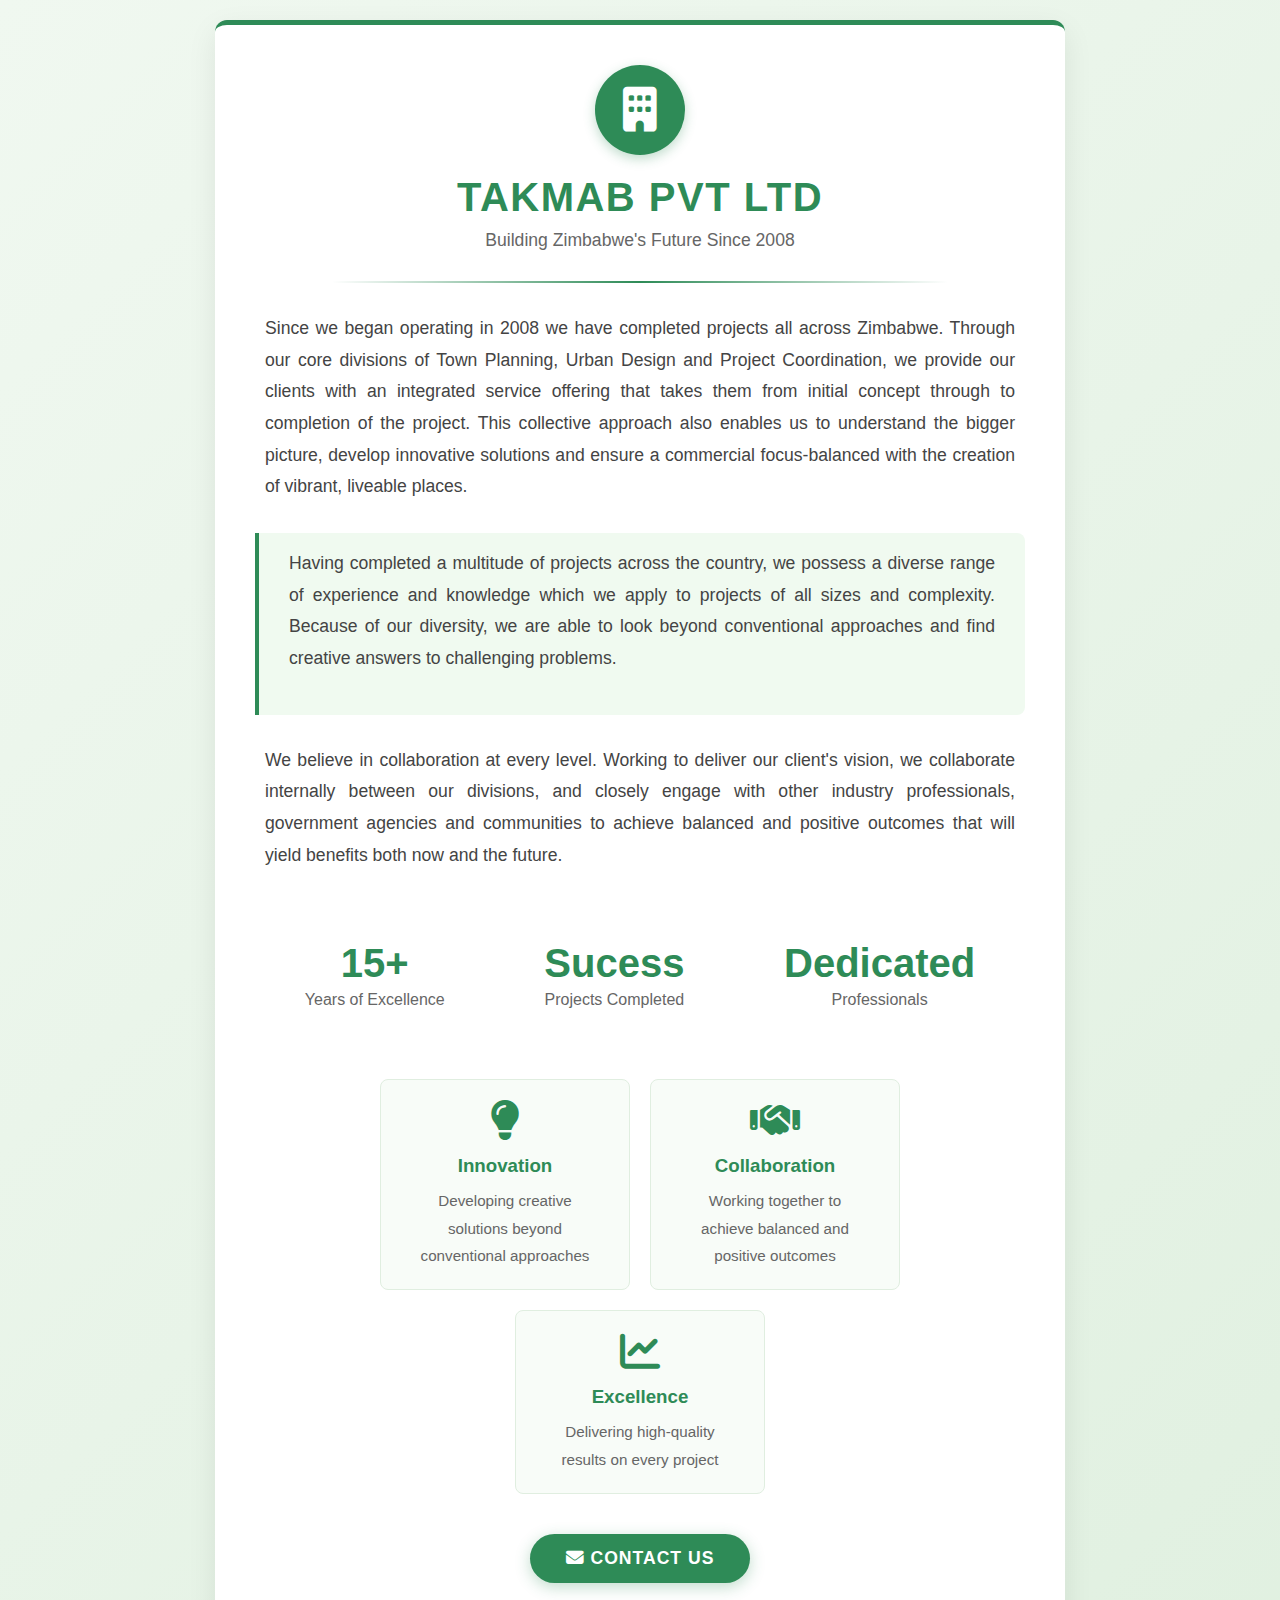
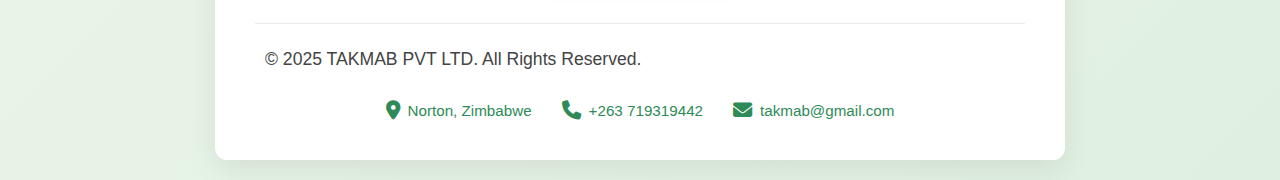
<file: Download_Profile.html>
<!DOCTYPE html>
<html lang="en">
<head>
    <meta charset="UTF-8">
    <meta name="viewport" content="width=device-width, initial-scale=1.0">
    <title>TAKMAB PVT LTD</title>
    <link rel="stylesheet" href="https://cdnjs.cloudflare.com/ajax/libs/font-awesome/6.4.0/css/all.min.css">
    <style>
        * {
            margin: 0;
            padding: 0;
            box-sizing: border-box;
            font-family: 'Segoe UI', Tahoma, Geneva, Verdana, sans-serif;
        }

        body {
            background: linear-gradient(135deg, #f0f8f0, #e0f0e0);
            display: flex;
            justify-content: center;
            align-items: center;
            min-height: 100vh;
            padding: 20px;
            color: #333;
        }

        .container {
            background: white;
            padding: 40px;
            border-radius: 12px;
            box-shadow: 0 10px 30px rgba(0, 0, 0, 0.08);
            width: 90%;
            max-width: 850px;
            position: relative;
            overflow: hidden;
            border-top: 5px solid #2E8B57;
        }

        .header {
            text-align: center;
            margin-bottom: 30px;
            position: relative;
        }

        .logo {
            background: #2E8B57;
            width: 90px;
            height: 90px;
            border-radius: 50%;
            display: flex;
            align-items: center;
            justify-content: center;
            margin: 0 auto 20px;
            box-shadow: 0 4px 12px rgba(46, 139, 87, 0.3);
        }

        .logo i {
            font-size: 2.8rem;
            color: white;
        }

        h1 {
            font-size: 2.5rem;
            margin: 10px 0;
            color: #2E8B57;
            text-transform: uppercase;
            letter-spacing: 1.5px;
        }

        .tagline {
            color: #666;
            font-size: 1.1rem;
            font-weight: 500;
            margin-top: 5px;
        }

        hr {
            border: none;
            height: 2px;
            background: linear-gradient(to right, transparent, #2E8B57, transparent);
            margin: 25px auto;
            width: 80%;
        }

        .content {
            margin: 30px 0;
        }

        p {
            margin-bottom: 25px;
            line-height: 1.8;
            font-size: 1.1rem;
            text-align: justify;
            color: #444;
            padding: 0 10px;
        }

        .highlight {
            background: #f0faf0;
            border-left: 4px solid #2E8B57;
            padding: 15px 20px;
            border-radius: 0 8px 8px 0;
            margin: 30px 0;
        }

        .stats {
            display: flex;
            justify-content: space-around;
            margin: 40px 0 30px;
            flex-wrap: wrap;
        }

        .stat-item {
            text-align: center;
            padding: 20px;
            min-width: 150px;
            margin: 10px;
        }

        .stat-item .number {
            font-size: 2.5rem;
            font-weight: bold;
            color: #2E8B57;
            margin-bottom: 5px;
        }

        .stat-item .label {
            font-size: 1rem;
            color: #666;
            font-weight: 500;
        }

        .values {
            display: flex;
            flex-wrap: wrap;
            justify-content: center;
            gap: 20px;
            margin: 40px 0;
        }

        .value-card {
            background: #f8fcf8;
            border: 1px solid #e0eee0;
            border-radius: 8px;
            padding: 20px;
            width: 250px;
            text-align: center;
            transition: all 0.3s ease;
        }

        .value-card:hover {
            transform: translateY(-5px);
            box-shadow: 0 8px 20px rgba(46, 139, 87, 0.15);
        }

        .value-card i {
            font-size: 2.5rem;
            color: #2E8B57;
            margin-bottom: 15px;
        }

        .value-card h3 {
            color: #2E8B57;
            margin-bottom: 10px;
        }

        .value-card p {
            font-size: 0.95rem;
            text-align: center;
            color: #666;
            margin-bottom: 0;
        }

        .contact-btn {
            display: block;
            width: 220px;
            margin: 40px auto 30px;
            padding: 14px;
            background: #2E8B57;
            color: white;
            text-align: center;
            text-decoration: none;
            border-radius: 50px;
            font-weight: 600;
            font-size: 1.1rem;
            transition: all 0.3s ease;
            box-shadow: 0 4px 15px rgba(46, 139, 87, 0.3);
            text-transform: uppercase;
            letter-spacing: 1px;
        }

        .contact-btn:hover {
            background: #3CB371;
            transform: translateY(-3px);
            box-shadow: 0 6px 20px rgba(46, 139, 87, 0.4);
        }

        .footer {
            text-align: center;
            margin-top: 40px;
            padding-top: 20px;
            border-top: 1px solid #eaeaea;
            color: #666;
            font-size: 0.95rem;
        }

        .contact-info {
            display: flex;
            justify-content: center;
            gap: 30px;
            margin-top: 15px;
            flex-wrap: wrap;
        }

        .contact-item {
            display: flex;
            align-items: center;
            gap: 8px;
            color: #2E8B57;
            font-weight: 500;
        }

        .contact-item i {
            font-size: 1.2rem;
        }

        @media (max-width: 768px) {
            .container {
                padding: 30px 20px;
            }
            
            h1 {
                font-size: 2rem;
            }
            
            .stats {
                flex-direction: column;
                align-items: center;
            }
            
            .stat-item {
                width: 80%;
            }
        }

        @media (max-width: 480px) {
            h1 {
                font-size: 1.7rem;
            }
            
            p {
                font-size: 1rem;
            }
            
            .value-card {
                width: 100%;
            }
        }
    </style>
</head>
<body>
    <div class="container">
        <div class="header">
            <div class="logo">
                <i class="fas fa-building"></i>
            </div>
            <h1>TAKMAB PVT LTD</h1>
            <div class="tagline">Building Zimbabwe's Future Since 2008</div>
        </div>
        
        <hr>
        
        <div class="content">
            <p>Since we began operating in 2008 we have completed projects all across Zimbabwe. Through our core divisions of Town Planning, Urban Design and Project Coordination, we provide our clients with an integrated service offering that takes them from initial concept through to completion of the project. This collective approach also enables us to understand the bigger picture, develop innovative solutions and ensure a commercial focus-balanced with the creation of vibrant, liveable places.</p>
            
            <div class="highlight">
                <p>Having completed a multitude of projects across the country, we possess a diverse range of experience and knowledge which we apply to projects of all sizes and complexity. Because of our diversity, we are able to look beyond conventional approaches and find creative answers to challenging problems.</p>
            </div>
            
            <p>We believe in collaboration at every level. Working to deliver our client's vision, we collaborate internally between our divisions, and closely engage with other industry professionals, government agencies and communities to achieve balanced and positive outcomes that will yield benefits both now and the future.</p>
        </div>
        
        <div class="stats">
            <div class="stat-item">
                <div class="number">15+</div>
                <div class="label">Years of Excellence</div>
            </div>
            <div class="stat-item">
                <div class="number">Sucess</div>
                <div class="label">Projects Completed</div>
            </div>
            <div class="stat-item">
                <div class="number">Dedicated </div>
                <div class="label">Professionals</div>
            </div>
        </div>
        
        <div class="values">
            <div class="value-card">
                <i class="fas fa-lightbulb"></i>
                <h3>Innovation</h3>
                <p>Developing creative solutions beyond conventional approaches</p>
            </div>
            <div class="value-card">
                <i class="fas fa-handshake"></i>
                <h3>Collaboration</h3>
                <p>Working together to achieve balanced and positive outcomes</p>
            </div>
            <div class="value-card">
                <i class="fas fa-chart-line"></i>
                <h3>Excellence</h3>
                <p>Delivering high-quality results on every project</p>
            </div>
        </div>
        
        <a href="#" class="contact-btn">
            <i class="fas fa-envelope"></i> Contact Us
        </a>
        
        <div class="footer">
            <p>© 2025 TAKMAB PVT LTD. All Rights Reserved.</p>
            <div class="contact-info">
                <div class="contact-item">
                    <i class="fas fa-map-marker-alt"></i>
                    <span>Norton, Zimbabwe</span>
                </div>
                <div class="contact-item">
                    <i class="fas fa-phone"></i>
                    <span>+263 719319442</span>
                </div>
                <div class="contact-item">
                    <i class="fas fa-envelope"></i>
                    <span>takmab@gmail.com</span>
                </div>
            </div>
        </div>
    </div>
</body>
</html>
</file>
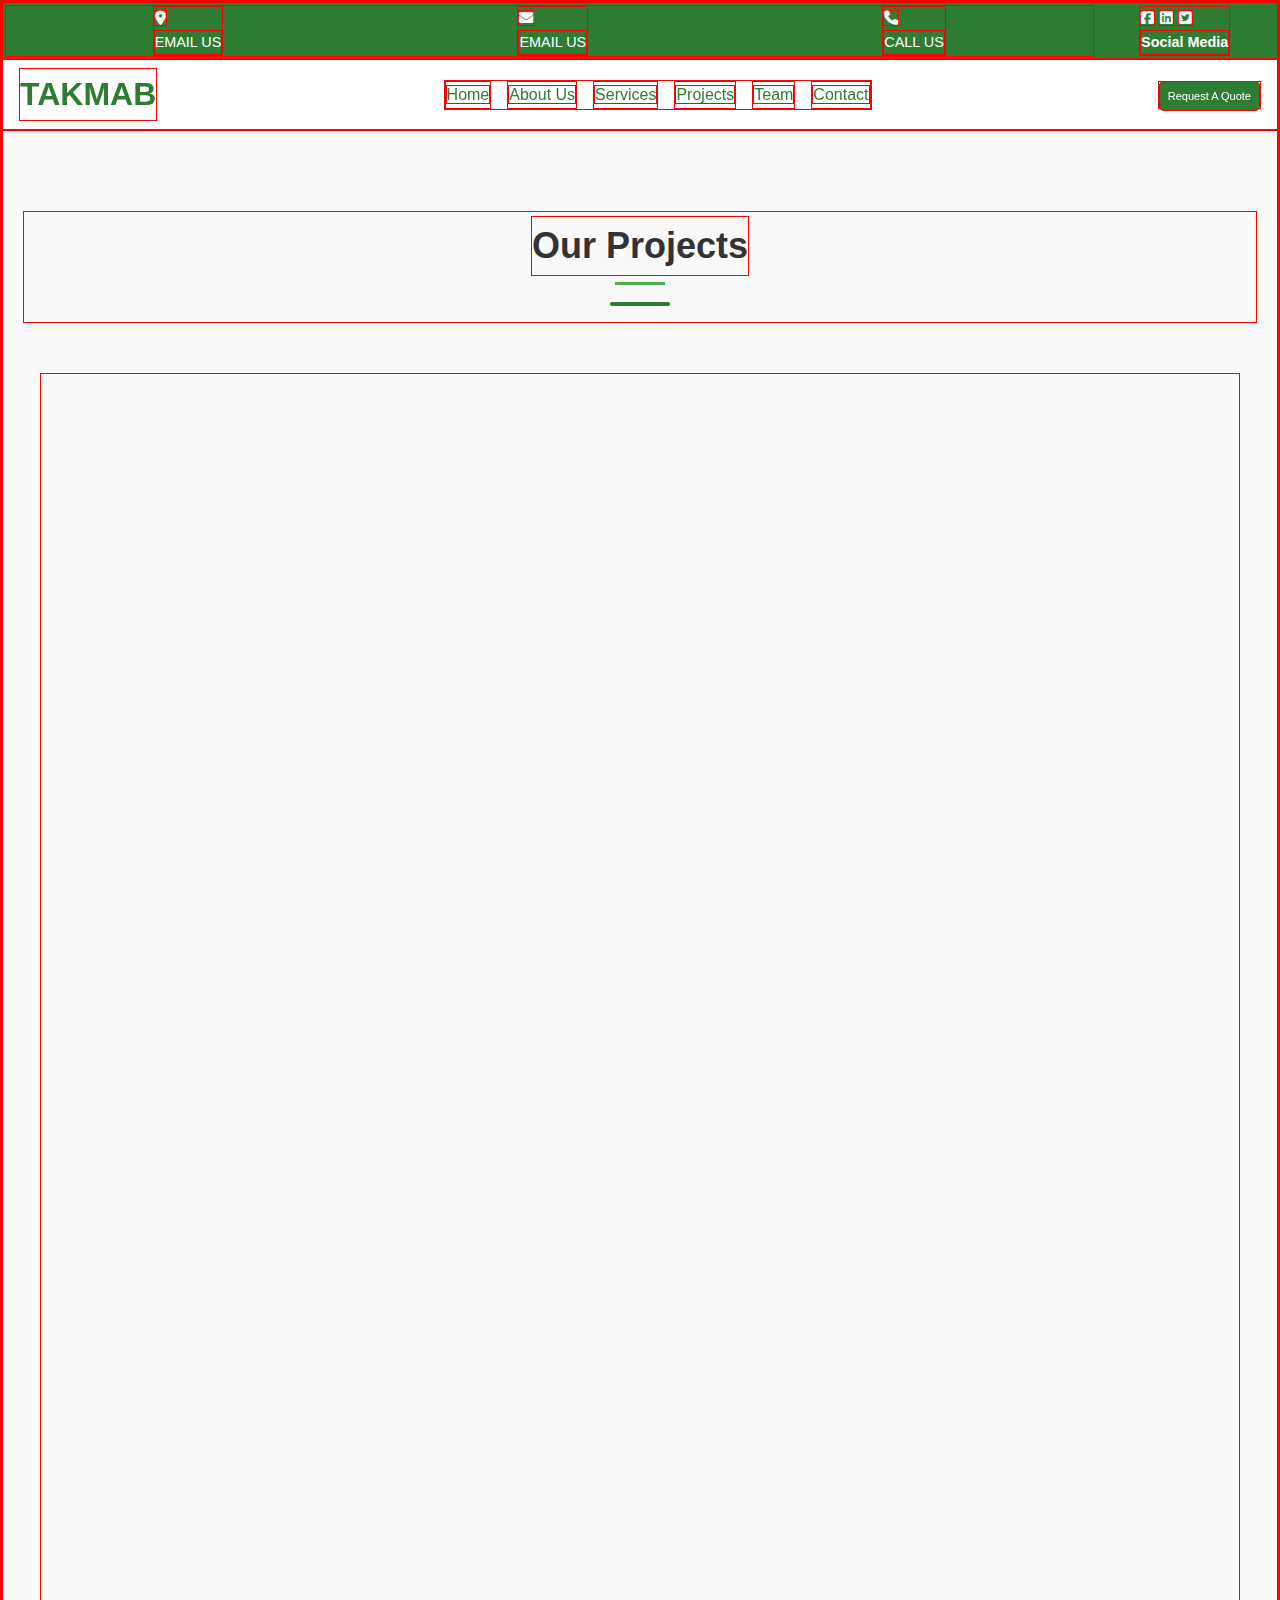
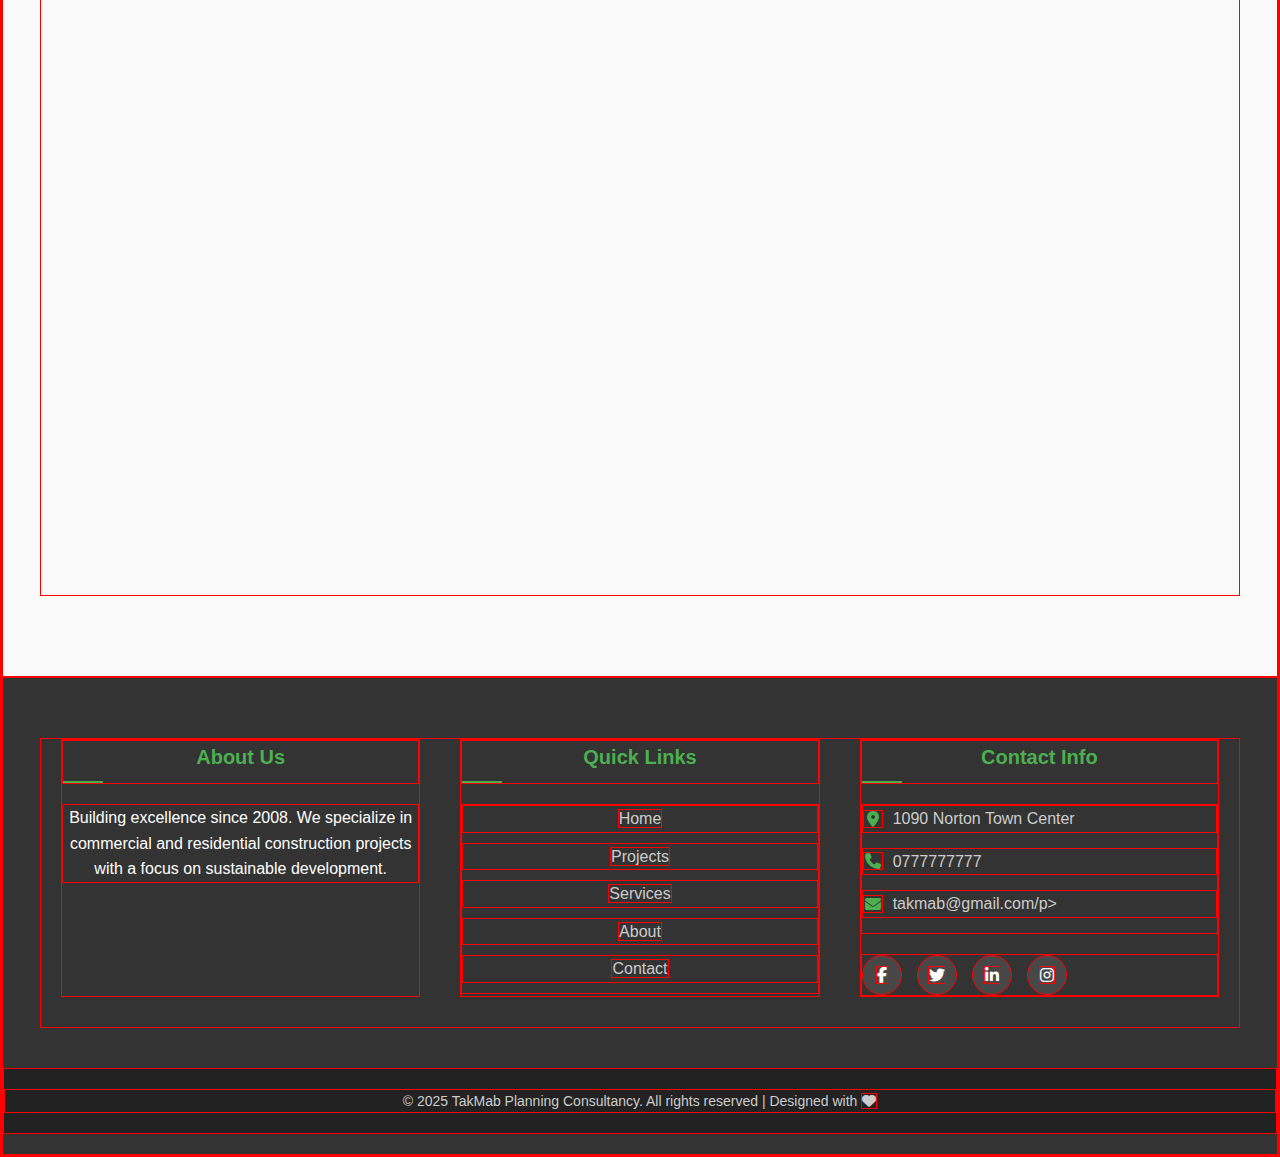
<file: our_projects.html>
<!DOCTYPE html>
<html lang="en">
<head>
    <meta charset="UTF-8">
    <meta name="viewport" content="width=device-width, initial-scale=1.0">
    <title>Our Projects - Construction Company</title>
    <link rel="stylesheet" href="https://cdnjs.cloudflare.com/ajax/libs/font-awesome/6.0.0/css/all.min.css">
    <link rel="stylesheet" href="takmabSite.css" />
  <link
    rel="stylesheet"
    href="https://cdnjs.cloudflare.com/ajax/libs/font-awesome/6.5.0/css/all.min.css"
  />
  <link
    rel="stylesheet"
    href="fontawesome/css/all.min.css"
  />
    <style>
        :root {
            --primary-color: #4CAF50; /* Green color */
            --secondary-color: #388E3C; /* Darker green */
            --text-color: #666;
        }

        * {
            margin: 0;
            padding: 0;
            box-sizing: border-box;
        }

        .projects-section {
            padding: 80px 20px;
            background-color: #f9f9f9;
        }

        .section-title {
            text-align: center;
            margin-bottom: 50px;
        }

        .section-title h2 {
            font-size: 36px;
            color: #333;
            margin-bottom: 10px;
            position: relative;
            display: inline-block;
        }

        .section-title h2:after {
            content: '';
            position: absolute;
            left: 50%;
            bottom: -10px;
            transform: translateX(-50%);
            width: 50px;
            height: 3px;
            background-color: var(--primary-color);
        }

        .projects-container {
            max-width: 1200px;
            margin: 0 auto;
        }

        .project-card {
            background: white;
            border-radius: 8px;
            margin-bottom: 40px;
            box-shadow: 0 5px 15px rgba(0,0,0,0.1);
            overflow: hidden;
            transition: transform 0.3s ease;
            height: fit-content;
        }

        .project-card:hover {
            transform: translateY(-5px);
        }

        .project-image {
            height: 300px;
            background: #eee;
            position: relative;
        }

        .project-image img {
            width: 100%;
            height: 100%;
            object-fit: cover;
        }

        .project-details-page {
            padding: 30px;
        }

        .project-title {
            color: #333;
            font-size: 24px;
            margin-bottom: 10px;
        }

        .project-location {
            color: var(--secondary-color);
            margin-bottom: 15px;
            font-size: 16px;
        }

        .project-location i {
            margin-right: 8px;
        }

        .project-description {
            color: var(--text-color);
            line-height: 1.6;
            margin-bottom: 20px;
        }

        .project-specs {
            display: flex;
            gap: 20px;
            margin-bottom: 20px;
            flex-wrap: wrap;
        }

        .spec-item {
            background: #f5f5f5;
            padding: 8px 15px;
            border-radius: 20px;
            font-size: 14px;
        }

        .btn-primary {
            background: var(--primary-color);
            color: white;
            padding: 10px 25px;
            border-radius: 5px;
            text-decoration: none;
            display: inline-block;
            transition: background 0.3s ease;
        }

        .btn-primary:hover {
            background: var(--secondary-color);
        }

        @media (max-width: 768px) {
            .project-image {
                height: 250px;
            }
            
            .section-title h2 {
                font-size: 28px;
            }
            
            .project-details {
                padding: 20px;
            }
        }
    </style>
</head>
<body>

    <header class="top-contact-bar">
        <div class="contact-info">
             <div><i class="fas fa-location-dot fa-icon"></i>
                <P>EMAIL US</P>
            </div>
             <div><i class="fas fa-envelope fa-icon"></i>
                <p>EMAIL US</p>
            </div>
             <div><i class="fas fa-phone fa-icon"></i>
                <p>CALL US</p>
            </div>
        </div>
    
        <div class="socials">
                <i class="fab fa-facebook-square"></i>
                <i class="fab fa-linkedin"></i>
                <i class="fab fa-twitter-square"></i>
                <h4>Social Media</h4>
        </div>
      </header>
    
      <!-- Navigation -->
      <nav class="main-nav">
        <div class="logo">TAKMAB</div>
        <ul class="nav-links">
          <li><a href="takmabSite.html#">Home</a></li>
          <li><a href="takmabSite.html#about">About Us</a></li>
          <li><a href="takmabSite.html#services">Services</a></li>
          <li><a href="takmabSite.html#projects">Projects</a></li>
          <li><a href="takmabSite.html#team">Team</a></li>
          <li><a href="takmabSite.html">Contact</a></li>
        </ul>
        <div class="nav-cta">
          <a href="#consultation">Request A Quote</a>
        </div>
      </nav>

    <section class="projects-section">
        <div class="section-title">
            <h2>Our Projects</h2>
        </div>
        
        <div class="projects-container">
            <!-- Project 1 -->
            <div class="project-card">
                <div class="project-image">
                    <img src="images/IMG-20250509-WA0026.jpg" alt="Commercial Complex">
                </div>
                <div class="project-details-page">
                    <h3 class="project-title">Downtown Commercial Complex</h3>
                    <p class="project-location">
                        <i class="fas fa-map-marker-alt"></i>
                        New York City, NY
                    </p>
                    <div class="project-specs">
                        <span class="spec-item">Project: Sub divisions</span>
                        <span class="spec-item">Completion: 2023</span>
                    </div>
                    <p class="project-description">
                        State-of-the-art commercial complex featuring modern office spaces, 
                        retail outlets, and sustainable design elements. LEED Gold certified.
                    </p>
                </div>
            </div>

            <!-- Project 2 -->
            <div class="project-card">
                <div class="project-image">
                    <img src="images/IMG-20250509-WA0026.jpg" alt="Residential Tower">
                </div>
                <div class="project-details-page">
                    <h3 class="project-title">Luxury Residential Tower</h3>
                    <p class="project-location">
                        <i class="fas fa-map-marker-alt"></i>
                        Norton Zimbabwe
                    </p>
                    <div class="project-specs">
                        <span class="spec-item">Project: BOQ</span>
                        <span class="spec-item">Completion: 2022</span>
                    </div>
                    <p class="project-description">
                        Premium waterfront residential development with panoramic ocean views,
                        featuring smart home technology and premium amenities.
                    </p>
                </div>
            </div>

            <div class="project-card">
                <div class="project-image">
                    <img src="images/IMG-20250509-WA0026.jpg" alt="Residential Tower">
                </div>
                <div class="project-details-page">
                    <h3 class="project-title">Luxury Residential Tower</h3>
                    <p class="project-location">
                        <i class="fas fa-map-marker-alt"></i>
                        Norton Zimbabwe
                    </p>
                    <div class="project-specs">
                        <span class="spec-item">Project: Architectural</span>
                        <span class="spec-item">Completion: 2022</span>
                    </div>
                    <p class="project-description">
                        Premium waterfront residential development with panoramic ocean views,
                        featuring smart home technology and premium amenities.
                    </p>
                </div>
            </div>
            
            <!-- Add more project cards following the same structure -->
        </div>
    </section>

    <footer class="footer">
        <div class="footer-container">
            <div class="footer-section">
                <h4>About Us</h4>
                <p class="company-info">Building excellence since 2008. We specialize in commercial and residential construction projects with a focus on sustainable development.</p>
            </div>
      
            <div class="footer-section">
                <h4>Quick Links</h4>
                <ul class="footer-links">
                    <li><a href="#">Home</a></li>
                    <li><a href="#">Projects</a></li>
                    <li><a href="#">Services</a></li>
                    <li><a href="#">About</a></li>
                    <li><a href="#">Contact</a></li>
                </ul>
            </div>
      
            <div class="footer-section">
                <h4>Contact Info</h4>
                <div class="contact-info">
                    <p><i class="fas fa-map-marker-alt"></i>1090 Norton Town Center</p>
                    <p><i class="fas fa-phone"></i>0777777777</p>
                    <p><i class="fas fa-envelope"></i>takmab@gmail.com/p>
                </div>
                <div class="social-links">
                    <a href="#"><i class="fab fa-facebook-f"></i></a>
                    <a href="#"><i class="fab fa-twitter"></i></a>
                    <a href="#"><i class="fab fa-linkedin-in"></i></a>
                    <a href="#"><i class="fab fa-instagram"></i></a>
                </div>
            </div>
        </div>
      
        <div class="footer-bottom">
            <p>&copy; 2025 TakMab Planning Consultancy. All rights reserved | Designed with <i class="fas fa-heart"></i></p>
        </div>
      </footer>
      
</body>
</html>
</file>
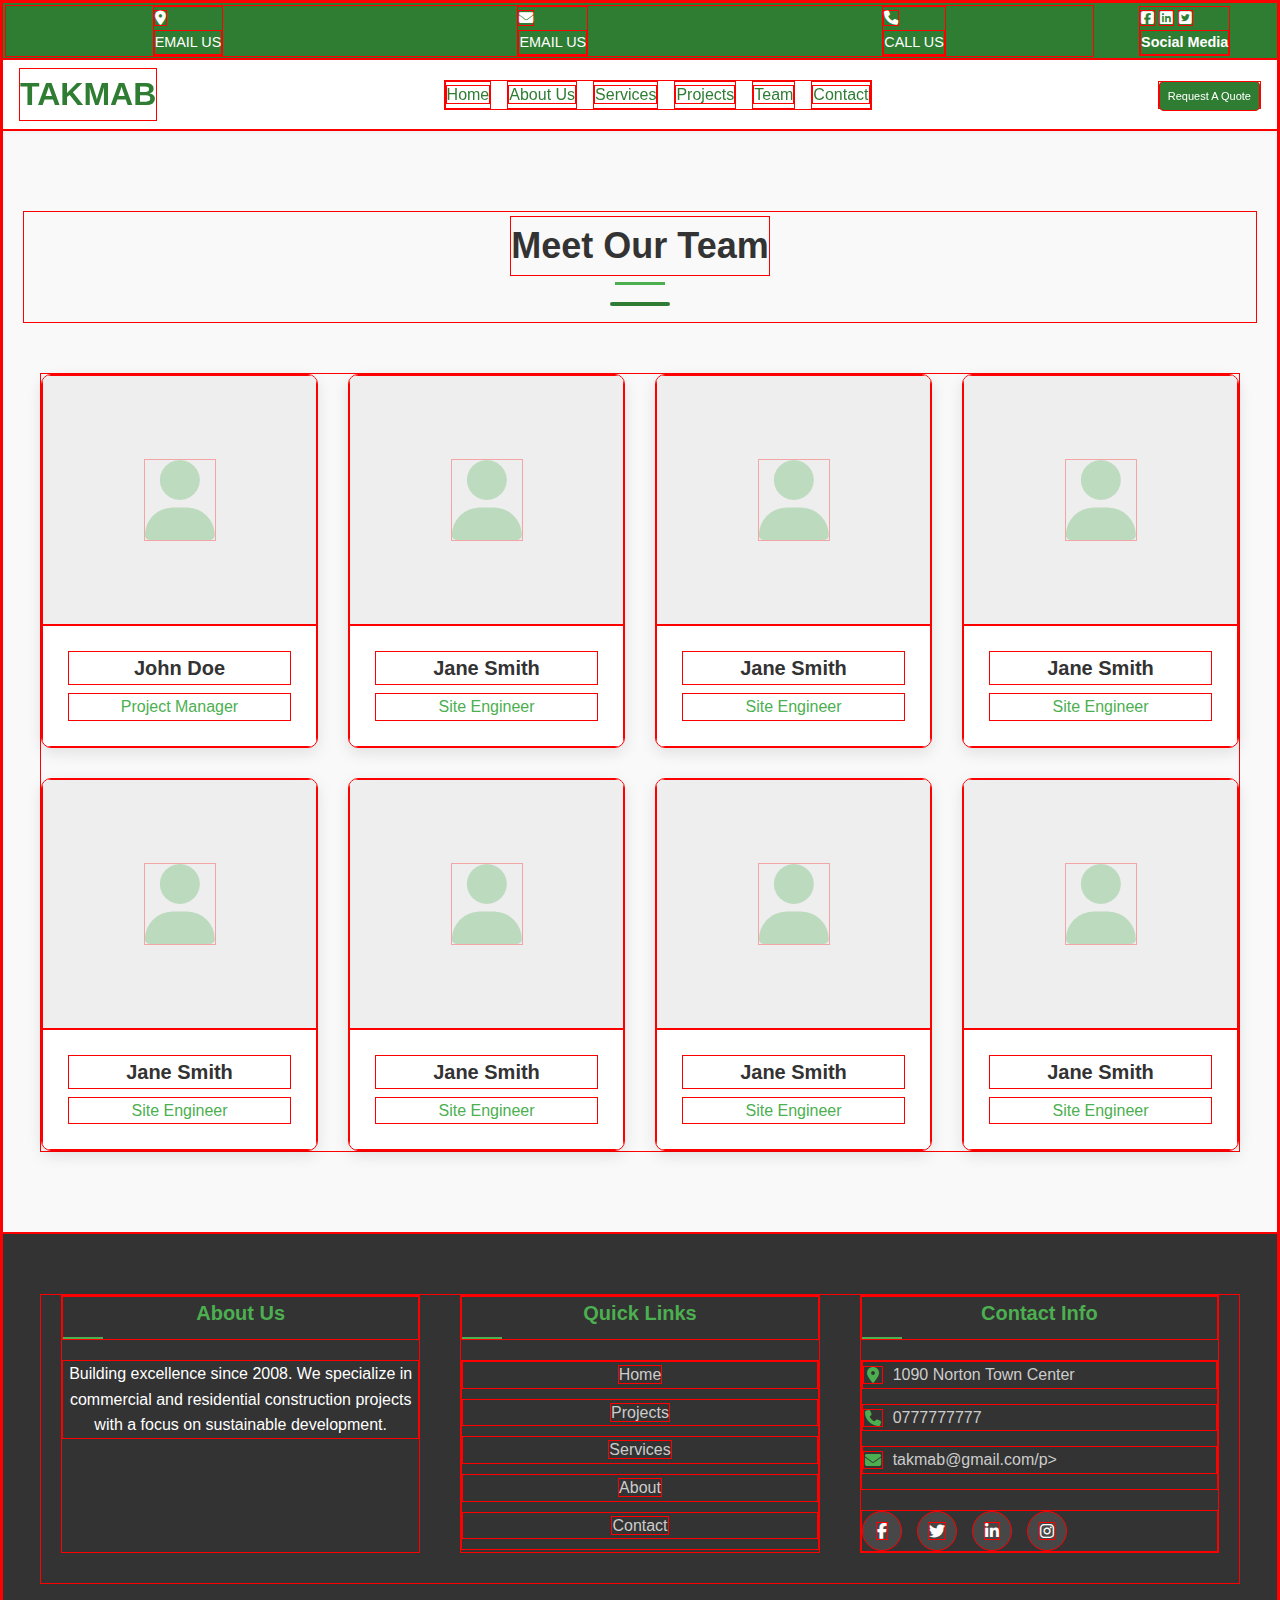
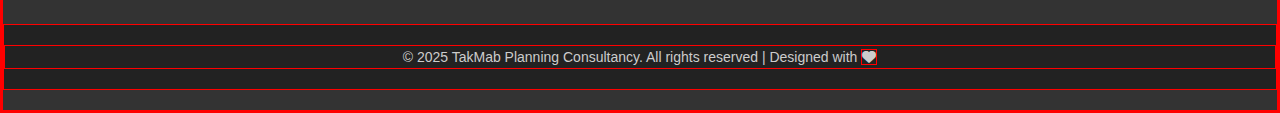
<file: our_team.html>
<!DOCTYPE html>
<html lang="en">
<head>
    <meta charset="UTF-8">
    <meta name="viewport" content="width=device-width, initial-scale=1.0">
    <title>Our Team - Construction Company</title>
    <link rel="stylesheet" href="https://cdnjs.cloudflare.com/ajax/libs/font-awesome/6.0.0/css/all.min.css">
    <meta name="description" content="TAKMAB offers rural and urban planning, building construction, BOQs, project management, and EIA services across Zimbabwe." />
  <link rel="stylesheet" href="takmabSite.css" />
  <link
    rel="stylesheet"
    href="https://cdnjs.cloudflare.com/ajax/libs/font-awesome/6.5.0/css/all.min.css"
  />
  <link
    rel="stylesheet"
    href="fontawesome/css/all.min.css"
  />
    <style>
        :root {
            --primary-color: #4CAF50; /* Green color */
            --secondary-color: #333;
            --text-color: #666;
        }

        * {
            margin: 0;
            padding: 0;
            box-sizing: border-box;
        }

        .team-section {
            padding: 80px 20px;
            background-color: #f9f9f9;
        }

        .section-title {
            text-align: center;
            margin-bottom: 50px;
        }

        .section-title h2 {
            font-size: 36px;
            color: var(--secondary-color);
            margin-bottom: 10px;
            position: relative;
            display: inline-block;
        }

        .section-title h2:after {
            content: '';
            position: absolute;
            left: 50%;
            bottom: -10px;
            transform: translateX(-50%);
            width: 50px;
            height: 3px;
            background-color: var(--primary-color);
        }

        .team-grid {
            display: grid;
            grid-template-columns: repeat(auto-fit, minmax(250px, 1fr));
            gap: 30px;
            max-width: 1200px;
            margin: 0 auto;
        }

        .team-member {
            background: white;
            border-radius: 10px;
            overflow: hidden;
            transition: transform 0.3s ease;
            box-shadow: 0 5px 15px rgba(0,0,0,0.1);
        }

        .team-member:hover {
            transform: translateY(-10px);
        }

        .image-container {
            position: relative;
            height: 250px;
            background: #eee;
        }

        .image-container i {
            position: absolute;
            top: 50%;
            left: 50%;
            transform: translate(-50%, -50%);
            font-size: 80px;
            color: var(--primary-color);
            opacity: 0.3;
        }

        .member-info {
            padding: 25px;
            text-align: center;
        }

        .member-name {
            color: var(--secondary-color);
            font-size: 20px;
            margin-bottom: 8px;
        }

        .member-role {
            color: var(--primary-color);
            font-size: 16px;
            font-weight: 500;
        }

        @media (max-width: 768px) {
            .team-grid {
                grid-template-columns: repeat(auto-fit, minmax(200px, 1fr));
            }
            
            .section-title h2 {
                font-size: 28px;
            }
        }
    </style>
</head>
<body>

     <!-- Top Contact Bar -->
  <header class="top-contact-bar">
    <div class="contact-info">
         <div><i class="fas fa-location-dot fa-icon"></i>
            <P>EMAIL US</P>
        </div>
         <div><i class="fas fa-envelope fa-icon"></i>
            <p>EMAIL US</p>
        </div>
         <div><i class="fas fa-phone fa-icon"></i>
            <p>CALL US</p>
        </div>
    </div>

    <div class="socials">
            <i class="fab fa-facebook-square"></i>
            <i class="fab fa-linkedin"></i>
            <i class="fab fa-twitter-square"></i>
            <h4>Social Media</h4>
    </div>
  </header>

  <!-- Navigation -->
  <nav class="main-nav">
    <div class="logo">TAKMAB</div>
    <ul class="nav-links">
      <li><a href="takmabSite.html#">Home</a></li>
      <li><a href="takmabSite.html#about">About Us</a></li>
      <li><a href="takmabSite.html#services">Services</a></li>
      <li><a href="takmabSite.html#projects">Projects</a></li>
      <li><a href="takmabSite.html#team">Team</a></li>
      <li><a href="takmabSite.html">Contact</a></li>
    </ul>
    <div class="nav-cta">
      <a href="#consultation">Request A Quote</a>
    </div>
  </nav>

    <section class="team-section">
        <div class="section-title">
            <h2>Meet Our Team</h2>
        </div>
        
        <div class="team-grid">
            <!-- Repeat this block for each team member (up to 20) -->
            <div class="team-member">
                <div class="image-container">
                    <i class="fas fa-user"></i>
                    <!-- Replace with actual image -->
                </div>
                <div class="member-info">
                    <h3 class="member-name">John Doe</h3>
                    <p class="member-role">Project Manager</p>
                </div>
            </div>

            <div class="team-member">
                <div class="image-container">
                    <i class="fas fa-user"></i>
                </div>
                <div class="member-info">
                    <h3 class="member-name">Jane Smith</h3>
                    <p class="member-role">Site Engineer</p>
                </div>
            </div>
            <div class="team-member">
                <div class="image-container">
                    <i class="fas fa-user"></i>
                </div>
                <div class="member-info">
                    <h3 class="member-name">Jane Smith</h3>
                    <p class="member-role">Site Engineer</p>
                </div>
            </div>
            <div class="team-member">
                <div class="image-container">
                    <i class="fas fa-user"></i>
                </div>
                <div class="member-info">
                    <h3 class="member-name">Jane Smith</h3>
                    <p class="member-role">Site Engineer</p>
                </div>
            </div>
            <div class="team-member">
                <div class="image-container">
                    <i class="fas fa-user"></i>
                </div>
                <div class="member-info">
                    <h3 class="member-name">Jane Smith</h3>
                    <p class="member-role">Site Engineer</p>
                </div>
            </div>
            <div class="team-member">
                <div class="image-container">
                    <i class="fas fa-user"></i>
                </div>
                <div class="member-info">
                    <h3 class="member-name">Jane Smith</h3>
                    <p class="member-role">Site Engineer</p>
                </div>
            </div>
            <div class="team-member">
                <div class="image-container">
                    <i class="fas fa-user"></i>
                </div>
                <div class="member-info">
                    <h3 class="member-name">Jane Smith</h3>
                    <p class="member-role">Site Engineer</p>
                </div>
            </div>
            <div class="team-member">
                <div class="image-container">
                    <i class="fas fa-user"></i>
                </div>
                <div class="member-info">
                    <h3 class="member-name">Jane Smith</h3>
                    <p class="member-role">Site Engineer</p>
                </div>
            </div>
            <!-- Add more team members here -->
        </div>
    </section>

    <footer class="footer">
        <div class="footer-container">
            <div class="footer-section">
                <h4>About Us</h4>
                <p class="company-info">Building excellence since 2008. We specialize in commercial and residential construction projects with a focus on sustainable development.</p>
            </div>
      
            <div class="footer-section">
                <h4>Quick Links</h4>
                <ul class="footer-links">
                    <li><a href="#">Home</a></li>
                    <li><a href="#">Projects</a></li>
                    <li><a href="#">Services</a></li>
                    <li><a href="#">About</a></li>
                    <li><a href="#">Contact</a></li>
                </ul>
            </div>
      
            <div class="footer-section">
                <h4>Contact Info</h4>
                <div class="contact-info">
                    <p><i class="fas fa-map-marker-alt"></i>1090 Norton Town Center</p>
                    <p><i class="fas fa-phone"></i>0777777777</p>
                    <p><i class="fas fa-envelope"></i>takmab@gmail.com/p>
                </div>
                <div class="social-links">
                    <a href="#"><i class="fab fa-facebook-f"></i></a>
                    <a href="#"><i class="fab fa-twitter"></i></a>
                    <a href="#"><i class="fab fa-linkedin-in"></i></a>
                    <a href="#"><i class="fab fa-instagram"></i></a>
                </div>
            </div>
        </div>
      
        <div class="footer-bottom">
            <p>&copy; 2025 TakMab Planning Consultancy. All rights reserved | Designed with <i class="fas fa-heart"></i></p>
        </div>
      </footer>
      
</body>
</html>
</file>
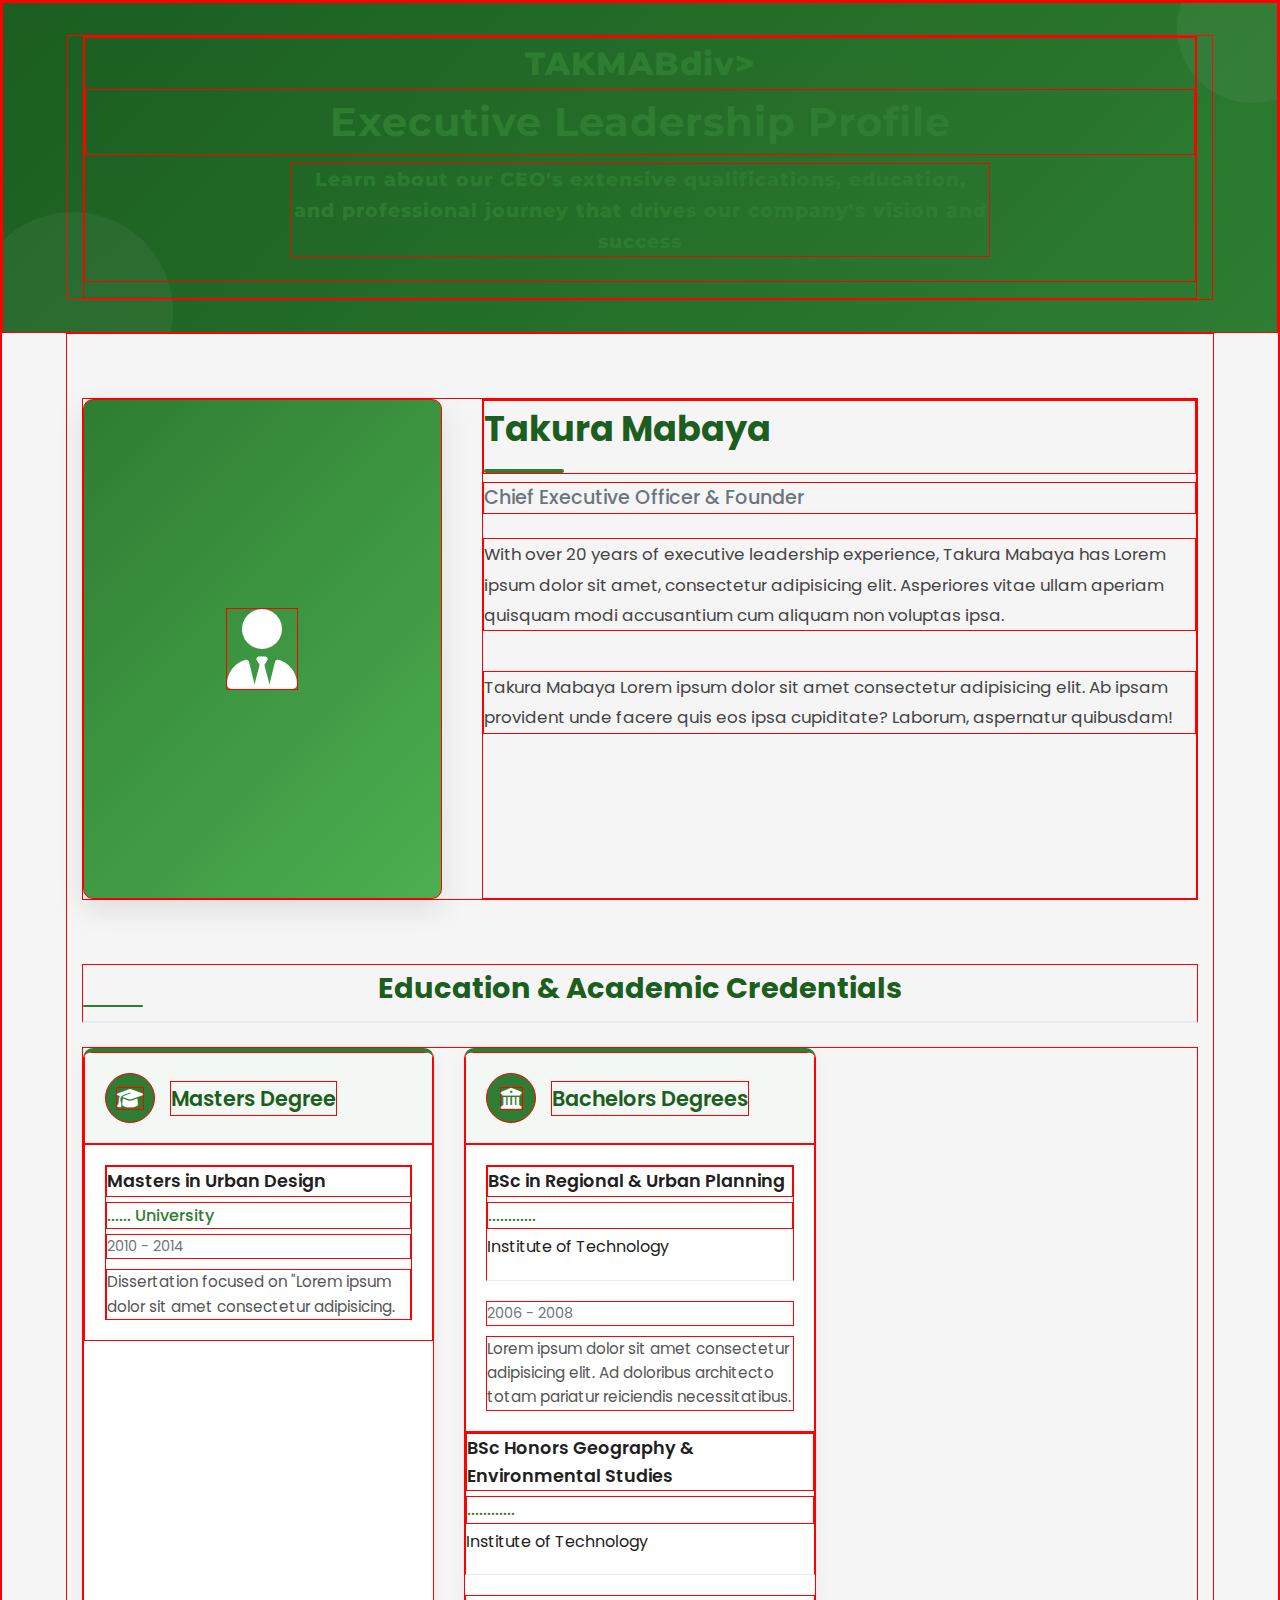
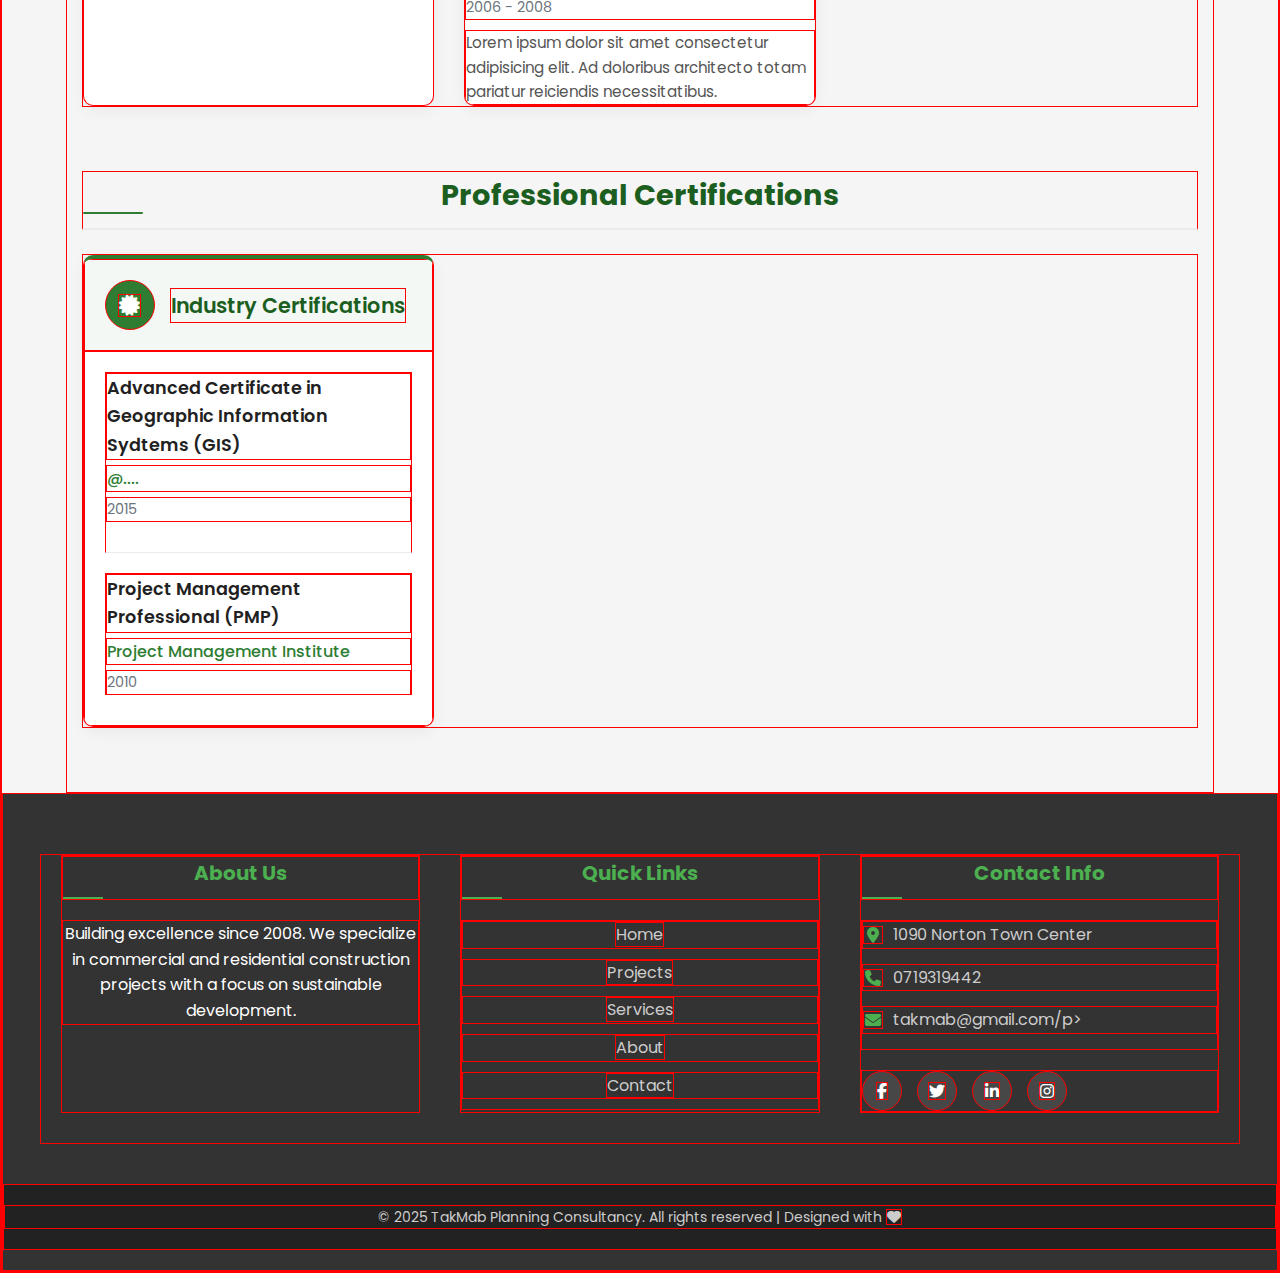
<file: Takura.html>
<!DOCTYPE html>
<html lang="en">
<head>
    <meta charset="UTF-8">
    <meta name="viewport" content="width=device-width, initial-scale=1.0">
    <title>CEO Profile | Company Name</title>
    <link rel="stylesheet" href="https://cdnjs.cloudflare.com/ajax/libs/font-awesome/6.4.0/css/all.min.css">
    <link href="https://fonts.googleapis.com/css2?family=Poppins:wght@300;400;500;600;700&family=Montserrat:wght@700;800&display=swap" rel="stylesheet">
    <link rel="stylesheet" href="takmabSite.css" />
    <style>
        :root {
            --primary: #2e7d32;
            --primary-dark: #1b5e20;
            --primary-light: #4caf50;
            --accent: #ff9800;
            --light: #f8f9fa;
            --dark: #212121;
            --gray: #6c757d;
            --light-gray: #e9ecef;
            --transition: all 0.3s ease;
        }

        * {
            margin: 0;
            padding: 0;
            box-sizing: border-box;
        }

        body {
            font-family: 'Poppins', sans-serif;
            line-height: 1.6;
            color: var(--dark);
            background-color: #f5f5f5;
        }

        .container {
            width: 90%;
            max-width: 1200px;
            margin: 0 auto;
            padding: 0 15px;
        }

        /* Header Styles */
        header {
            background: linear-gradient(135deg, var(--primary-dark), var(--primary));
            color: white;
            padding: 2rem 0;
            position: relative;
            overflow: hidden;
        }

        header::before {
            content: "";
            position: absolute;
            top: -50px;
            right: -50px;
            width: 150px;
            height: 150px;
            background: rgba(255, 255, 255, 0.05);
            border-radius: 50%;
        }

        header::after {
            content: "";
            position: absolute;
            bottom: -80px;
            left: -30px;
            width: 200px;
            height: 200px;
            background: rgba(255, 255, 255, 0.05);
            border-radius: 50%;
        }

        .header-content {
            position: relative;
            z-index: 2;
            text-align: center;
        }

        .logo {
            font-family: 'Montserrat', sans-serif;
            font-weight: 800;
            font-size: 2rem;
            margin-bottom: 1rem;
            letter-spacing: 1px;
        }

        .logo span {
            color: var(--accent);
        }

        .page-title {
            font-size: 2.5rem;
            margin-bottom: 0.5rem;
            font-weight: 700;
        }

        .subtitle {
            font-size: 1.2rem;
            opacity: 0.9;
            max-width: 700px;
            margin: 0 auto 1.5rem;
        }

        /* Main Content Styles */
        .profile-section {
            display: flex;
            flex-wrap: wrap;
            gap: 40px;
            margin: 4rem auto;
        }

        .profile-image {
            flex: 1;
            min-width: 300px;
            border-radius: 10px;
            overflow: hidden;
            box-shadow: 0 10px 30px rgba(0, 0, 0, 0.1);
            height: 500px;
            background: linear-gradient(135deg, #2e7d32, #4caf50);
            display: flex;
            align-items: center;
            justify-content: center;
            color: white;
            font-size: 5rem;
        }

        .profile-info {
            flex: 2;
            min-width: 300px;
        }

        .ceo-name {
            color: var(--primary-dark);
            font-size: 2.2rem;
            margin-bottom: 0.5rem;
            position: relative;
            padding-bottom: 15px;
        }

        .ceo-name::after {
            content: '';
            position: absolute;
            bottom: 0;
            left: 0;
            width: 80px;
            height: 4px;
            background: var(--primary);
            border-radius: 2px;
        }

        .ceo-title {
            color: var(--gray);
            font-size: 1.2rem;
            margin-bottom: 1.5rem;
            font-weight: 500;
        }

        .bio {
            margin-bottom: 2.5rem;
            font-size: 1.05rem;
            color: #444;
            line-height: 1.8;
        }

        /* Qualification Cards */
        .section-title {
            color: var(--primary-dark);
            font-size: 1.8rem;
            margin: 3rem 0 1.5rem;
            padding-bottom: 10px;
            border-bottom: 2px solid var(--light-gray);
            position: relative;
        }

        .section-title::after {
            content: '';
            position: absolute;
            bottom: -2px;
            left: 0;
            width: 60px;
            height: 2px;
            background: var(--primary);
        }

        .qualifications-grid {
            display: grid;
            grid-template-columns: repeat(auto-fill, minmax(350px, 1fr));
            gap: 30px;
            margin-bottom: 4rem;
        }

        .card {
            background: white;
            border-radius: 10px;
            overflow: hidden;
            box-shadow: 0 5px 15px rgba(0, 0, 0, 0.05);
            transition: var(--transition);
            border-top: 4px solid var(--primary);
        }

        .card:hover {
            transform: translateY(-10px);
            box-shadow: 0 15px 30px rgba(0, 0, 0, 0.1);
        }

        .card-header {
            padding: 20px;
            background: rgba(46, 125, 50, 0.05);
            display: flex;
            align-items: center;
        }

        .card-icon {
            background: var(--primary);
            color: white;
            width: 50px;
            height: 50px;
            border-radius: 50%;
            display: flex;
            align-items: center;
            justify-content: center;
            margin-right: 15px;
            font-size: 1.3rem;
        }

        .card-title {
            font-size: 1.3rem;
            font-weight: 600;
            color: var(--primary-dark);
        }

        .card-body {
            padding: 20px;
        }

        .qualification-item {
            margin-bottom: 20px;
            padding-bottom: 20px;
            border-bottom: 1px solid var(--light-gray);
        }

        .qualification-item:last-child {
            margin-bottom: 0;
            padding-bottom: 0;
            border-bottom: none;
        }

        .qualification-title {
            font-weight: 600;
            font-size: 1.1rem;
            color: var(--dark);
            margin-bottom: 5px;
        }

        .institution {
            color: var(--primary);
            font-weight: 500;
            margin-bottom: 5px;
        }

        .date {
            color: var(--gray);
            font-size: 0.9rem;
            margin-bottom: 10px;
        }

        .description {
            color: #555;
            font-size: 0.95rem;
        }

        /* Skills Section */
        .skills-container {
            display: grid;
            grid-template-columns: repeat(auto-fill, minmax(300px, 1fr));
            gap: 30px;
            margin-bottom: 4rem;
        }

        .skill-category {
            background: white;
            border-radius: 10px;
            overflow: hidden;
            box-shadow: 0 5px 15px rgba(0, 0, 0, 0.05);
        }

        .skill-header {
            background: var(--primary);
            color: white;
            padding: 15px 20px;
            font-weight: 600;
            font-size: 1.2rem;
        }

        .skill-list {
            padding: 20px;
        }

        .skill-item {
            display: flex;
            justify-content: space-between;
            margin-bottom: 15px;
            padding-bottom: 15px;
            border-bottom: 1px dashed var(--light-gray);
        }

        .skill-item:last-child {
            margin-bottom: 0;
            padding-bottom: 0;
            border-bottom: none;
        }

        .skill-name {
            font-weight: 500;
        }
        /* Responsive Design */
        @media (max-width: 768px) {
            .page-title {
                font-size: 2rem;
            }
            
            .profile-section {
                flex-direction: column;
            }
            
            .profile-image {
                height: 350px;
            }
            
            .qualifications-grid {
                grid-template-columns: 1fr;
            }
            
            .skills-container {
                grid-template-columns: 1fr;
            }
        }

        @media (max-width: 480px) {
            .page-title {
                font-size: 1.8rem;
            }
            
            .ceo-name {
                font-size: 1.8rem;
            }
            
            .header-content {
                padding: 0 10px;
            }
        }
    </style>
</head>
<body>
    <header>
        <div class="container">
            <div class="header-content">
                <div class="logo">TAKMABdiv>
                <h1 class="page-title">Executive Leadership Profile</h1>
                <p class="subtitle">Learn about our CEO's extensive qualifications, education, and professional journey that drives our company's vision and success</p>
            </div>
        </div>
    </header>

    <main class="container">
        <section class="profile-section">
            <div class="profile-image">
                <i class="fas fa-user-tie"></i>
            </div>
            <div class="profile-info">
                <h2 class="ceo-name">Takura Mabaya</h2>
                <p class="ceo-title">Chief Executive Officer & Founder</p>
                <p class="bio">
                    With over 20 years of executive leadership experience, Takura Mabaya has Lorem ipsum dolor sit amet, consectetur adipisicing elit. Asperiores vitae ullam aperiam quisquam modi accusantium cum aliquam non voluptas ipsa.
                </p>
                <p class="bio">
                    Takura Mabaya Lorem ipsum dolor sit amet consectetur adipisicing elit. Ab ipsam provident unde facere quis eos ipsa cupiditate? Laborum, aspernatur quibusdam!
                </p>
            </div>
        </section>

        <h2 class="section-title">Education & Academic Credentials</h2>
        <div class="qualifications-grid">
            <div class="card">
                <div class="card-header">
                    <div class="card-icon">
                        <i class="fas fa-graduation-cap"></i>
                    </div>
                    <h3 class="card-title">Masters Degree</h3>
                </div>
                <div class="card-body">
                    <div class="qualification-item">
                        <div class="qualification-title">Masters in Urban Design</div>
                        <div class="institution">...... University</div>
                        <div class="date">2010 - 2014</div>
                        <div class="description">
                            Dissertation focused on "Lorem ipsum dolor sit amet consectetur adipisicing.
                        </div>
                    </div>
                </div>
            </div>

            <div class="card">
                <div class="card-header">
                    <div class="card-icon">
                        <i class="fas fa-university"></i>
                    </div>
                    <h3 class="card-title">Bachelors Degrees</h3>
                </div>
                <div class="card-body">
                    <div class="qualification-item">
                        <div class="qualification-title">BSc in Regional & Urban Planning</div>
                        <div class="institution"> ............</div>Institute of Technology</div>
                        <div class="date">2006 - 2008</div>
                        <div class="description">
                            Lorem ipsum dolor sit amet consectetur adipisicing elit. Ad doloribus architecto totam pariatur reiciendis necessitatibus.
                        </div>
                    </div>

                    <div class="qualification-item">
                        <div class="qualification-title">BSc Honors Geography & Environmental Studies</div>
                        <div class="institution"> ............</div>Institute of Technology</div>
                        <div class="date">2006 - 2008</div>
                        <div class="description">
                            Lorem ipsum dolor sit amet consectetur adipisicing elit. Ad doloribus architecto totam pariatur reiciendis necessitatibus.
                        </div>
                    </div>

                    
                </div>
            </div>

            
        </div>

        <h2 class="section-title">Professional Certifications</h2>
        <div class="qualifications-grid">
            <div class="card">
                <div class="card-header">
                    <div class="card-icon">
                        <i class="fas fa-certificate"></i>
                    </div>
                    <h3 class="card-title">Industry Certifications</h3>
                </div>
                <div class="card-body">
                    <div class="qualification-item">
                        <div class="qualification-title">Advanced Certificate in Geographic  Information Sydtems (GIS)</div>
                        <div class="institution">@....</div>
                        <div class="date">2015</div>
                    </div>
                    <div class="qualification-item">
                        <div class="qualification-title">Project Management Professional (PMP)</div>
                        <div class="institution">Project Management Institute</div>
                        <div class="date">2010</div>
                    </div>
                </div>
            </div>
        </div>
                

    </main>

<footer class="footer">
  <div class="footer-container">
      <div class="footer-section">
          <h4>About Us</h4>
          <p class="company-info">Building excellence since 2008. We specialize in commercial and residential construction projects with a focus on sustainable development.</p>
      </div>

      <div class="footer-section">
          <h4>Quick Links</h4>
          <ul class="footer-links">
              <li><a href="#">Home</a></li>
              <li><a href="#">Projects</a></li>
              <li><a href="#">Services</a></li>
              <li><a href="#">About</a></li>
              <li><a href="#">Contact</a></li>
          </ul>
      </div>

      <div class="footer-section">
          <h4>Contact Info</h4>
          <div class="contact-info" id="contact" >
              <p><i class="fas fa-map-marker-alt"></i>1090 Norton Town Center</p>
              <p><i class="fas fa-phone"></i>0719319442</p>
              <p><i class="fas fa-envelope"></i>takmab@gmail.com/p>
          </div>
          <div class="social-links">
              <a href="#"><i class="fab fa-facebook-f"></i></a>
              <a href="#"><i class="fab fa-twitter"></i></a>
              <a href="#"><i class="fab fa-linkedin-in"></i></a>
              <a href="#"><i class="fab fa-instagram"></i></a>
          </div>
      </div>
  </div>

  <div class="footer-bottom">
      <p>&copy; 2025 TakMab Planning Consultancy. All rights reserved | Designed with <i class="fas fa-heart"></i></p>
  </div>
</footer>
</file>
<file: takmabSite.css>
/* takmabSite.css */

/* Reset & Base */
* {
    margin: 0;
    padding: 0;
    box-sizing: border-box;
  }
  
  body {
    font-family: 'Segoe UI', sans-serif;
    line-height: 1.6;
    background-color: #fff;
    color: #333;
  }

  .socials .fa-icon {
    font-size:1.3rem;
  }
  .contact-info a {
    display: grid;
    grid-template-columns: 1fr 6fr;
  }

  .contact-info a i {
    font-size:30px;
    margin: auto;
  }
  .contact-info a div p {
    font-size:larger;
    font-weight: 900;
  }

  .contact-info a div {
    margin-left: 7px;
  }


  
  a {
    text-decoration: none;
    color: inherit;
  }
  
  /* Top Contact Bar */
  .top-contact-bar {
    background-color: #2e7d32;
    color: white;
    padding: 0.1rem;
    font-size: 0.9rem;
    display: grid;
    grid-template-columns: 6fr 1fr;
    height: fit-content
  }

  .top-contact-bar .contact-info {
    display: flex;
    flex-direction: row;
    justify-content: space-around;
    height: fit-content;
  }

  .socials {
    align-items: center;
    margin: auto;
  }

  @media (max-width: 320px) {
  .contact-info .email {
    display: none;
  }

  .contact-info small {
    max-width: 100px;
  }


  }

  @media (max-width: 660px) {

    .contact-info a div {
      display: flex;
      align-items: center;
    }

    .contact-info a div p {
      display: none;
    }

    .contact-info a {
      text-align: center;
      display: block;
      line-height: 1;
    }

    

    .socials {
      display: flex;
      flex-wrap: wrap;
      justify-content: center;
      gap: 1px;
    }

    .socials h4 {
      display:none;
    }

    .contact-info .fa-icon {
      font-size: 1rem;
    }

    .contact-info p {
      font-size: 18px;
    }

    .price-layer{
      line-height: 15px;
    }
  }
  
  
  /* Navigation */
  nav {
    display: flex;
    justify-content: space-between;
    align-items: center;
    padding: 0.5rem 1rem;
    background: white;
    box-shadow: 0 2px 5px rgba(0,0,0,0.05);
    position: sticky;
    top: 0;
    z-index: 1000;
  }
  
  .logo {
    font-size: 1.5rem;
    font-weight: bold;
    color: #2e7d32;
  }


  
  .nav-links {
    list-style: none;
    display: none;
    flex-direction: column;
    gap: 1rem;
  }

  .active-tab {
    background-color: #1b5e20;
    padding: 5px;
    border-radius: 9px;
  }
  
  .nav-links li a {
    color: #2e7d32;
  }
  
  .nav-cta a {
    background-color: #2e7d32;
    color: white;
    padding: 0.5rem 0.5rem;
    border-radius: 5px;
    font-size: 11px;
  }
  
  @media (min-width: 768px) {
    .nav-links {
      display: flex;
      flex-direction: row;
    }

    .logo {
      font-size: 2rem;
      font-weight: bold;
      color: #2e7d32;
    }
  }
 

  .hero {
    position: relative;
    height: 100vh;
    background: linear-gradient(rgba(40, 180, 98, 0.713), rgba(40, 180, 98, 0.393)),
                url('images/IMG-20250426-WA0006.jpg') center/cover;
    overflow: hidden;
    display: flex;
    align-items: center;
    justify-content: center;
}

.hero-content {
  position: relative;
    display: flex;
    flex-direction: column;
    height: 100%;
    text-align: center;
    padding: 0 1.5rem;
    transform: translateY(50px);
    opacity: 0;
    animation: slideUp 1s ease-out forwards;
    width: 100%;
}

@keyframes slideUp {
    to {
        transform: translateY(0);
        opacity: 1;
    }
}

.hero-headline {
    position: relative;
    font-size: 2rem;
    line-height: 1.2;
    margin-bottom: 1.5rem;
    min-height: 150px;
    height: 50%;
    display: flex;
    align-items: center;
}

.headline-text {
    position: absolute;
    width: 100%;
    left: 0;
    opacity: 0;
    transform: translateY(30px);
    transition: all 0.8s ease;
}

.headline-text.active {
    opacity: 1;
    transform: translateY(0);
}

.hero h1 {
    background: linear-gradient(45deg, #e8f5e9 60%, #28b463 40%);
    -webkit-background-clip: text;
    background-clip: text;
    -webkit-text-fill-color: transparent;
    font-weight: 700;
    letter-spacing: -1px;
}

@media (max-width: 400px) {
  .hero h1 {
    font-size: 2.5rem;
}

.cta-buttons {
  padding: 10px;
}

.services {
  margin: auto 10px;
}

.projects {
  padding: unset;
}

}

/* .hero p {
    color: #e8f5e9;
    font-size: 1.4rem;
    margin-bottom: 2rem;
    max-width: 600px;
    margin-left: auto;
    margin-right: auto;
} */

.cta-buttons {
    display: flex;
    gap: 1rem;
    justify-content: center;
   /*  position: absolute;
    bottom: 20px;
    right: 0;
    left: 0; */
}

.cta-btn {
    padding: 1rem 2rem;
    border-radius: 30px;
    font-weight: 600;
    transition: all 0.3s ease;
    text-decoration: none;
}

.cta-btn:first-child {
    background: #28b463;
    color: white;
    border: 2px solid #28b463;
}

.cta-btn:last-child {
    background: transparent;
    color: white;
    border: 2px solid white;
}

.cta-btn:hover {
    transform: translateY(-3px);
    box-shadow: 0 5px 15px rgba(0,0,0,0.2);
}

@media (max-width: 768px) {
    .hero-headline {
        min-height: 120px;
    }
    
    .hero p {
        font-size: 1.1rem;
    }
    
    .cta-buttons {
        flex-direction: column;
    }
    
    .cta-btn {
        max-width: 300px;
        margin: 0 auto;
    }
}


.trust-bar {
  display: flex;
  flex-wrap: wrap;
  justify-content: center;
  gap: 0.5rem;
  padding: 2rem 1rem;
  overflow: hidden;
}

.trust-bar div {
  display: flex;
  align-items: center;
  justify-content: center;
  padding: 1rem;
  font-weight: bold;
  background-color: #f5f5f5;
  height: 150px;
  width: 100%;
  text-align: center;
  border-radius: 7px;
  margin: 5px;
  box-shadow: 0px 2px 4px 2px rgb(0, 128, 0);
  opacity: 0;
  transform: translateY(50px);
  transition: all 0.6s ease-out;
}

.trust-bar div.active {
  opacity: 1;
  transform: translateY(0);
}

.trust-bar div p span {
  font-size: 30px;
  display: block;
  margin-bottom: 0.5rem;
}

@media (min-width: 600px) {
  .trust-bar {
      display: grid;
      grid-template-columns: repeat(4, 1fr);
      gap: 2rem;
      padding: 4rem 2rem;
  }
  
  .trust-bar div {
      width: 100%;
      height: 180px;
      transform: translateY(80px);
  }

  /* Sequential animation delays for desktop */
  .trust-bar div:nth-child(1) { transition-delay: 0.2s; }
  .trust-bar div:nth-child(2) { transition-delay: 0.4s; }
  .trust-bar div:nth-child(3) { transition-delay: 0.6s; }
  .trust-bar div:nth-child(4) { transition-delay: 0.8s; }
}

@media (max-width: 599px) {
  .trust-bar div {
      max-width: 300px;
  }
}


About_us Sectuion
.about-us {
  display: flex;
  flex-direction: column;
  align-items: center;
  padding: 3rem 1rem;
  max-width: 1200px;
  margin: auto;
  gap: 2rem;
}

.about-image {
  flex: 1;
  width: auto;
  max-width: 550px;
  height: 500px;
  overflow: hidden;
  border-radius: 12px;
}

.about-image img {
  width: 100%;
  height: 100%;
  object-fit: cover;
  border-radius: 12px;
}

.about-text {
  flex: 1;
  max-width: 600px;
  text-align: center;
}

.about-text h2 {
  color: #1b5e20;
  font-size: 2rem;
  margin-bottom: 1rem;
}

.about-text p {
  font-size: 1.1rem;
  color: #444;
  margin-bottom: 2rem;
}

.text-link {
  display: inline-block;
  padding: 12px 24px;
  background-color: #2e7d32;
  color: white;
  text-decoration: none;
  font-weight: bold;
  border-radius: 6px;
  transition: background-color 0.3s ease;
}

.text-link:hover {
  background-color: #1b5e20;
  color: #fff;
}

  
  
/* Responsive layout */
@media (min-width: 768px) {
  .about-us {
    display: flex;
    flex-direction: row;
    justify-content: space-between;
    align-items: center;
    margin: auto;
    width: 90%;
  }

  .about-text {
    text-align: left;
    padding-left: 2rem;
  }
}


/* Add these new styles */
.about-image,
.about-text {
  margin: auto;
  opacity: 0;
  transition: all 1s cubic-bezier(0.4, 0, 0.2, 1);
}

@media (min-width: 768px) {
  .about-image {
    transform: translateX(50%);
    opacity: 0;
  }
  
  .about-text {
    opacity: 0;
    transform: translateX(-50%);
  }
  
  .about-us.active .about-image,
  .about-us.active .about-text {
    opacity: 1;
    transform: translateX(0);
  }
}

@media (max-width: 767px) {
  .about-image {
    transform: translateY(30%);
  }
  
  .about-text {
    transform: translateY(-30%);
  }
  
  .about-us.active .about-image,
  .about-us.active .about-text {
    opacity: 1;
    transform: translateY(0);
  }
}

/* Add transition delays */
.about-image {
  transition-delay: 0.6s;
}

.about-text {
  transition-delay: 0.3s;
}




  
  /* Services Section */
  .services {
    padding: 2rem 1rem;
    background-color: #fff;
    text-align: center;
    margin: auto 30px;
  }
  
  .services h2 {
    color: #2e7d32;
    margin-bottom: 1rem;
    font-size: 2em;
  }
  
  .services-grid {
    display: flex;
    flex-wrap: wrap;
    flex-direction: row;

    gap: 1rem;
  }

  .services-grid li i {
    display: flex;
    align-items: center;
  }

 

  .services-grid li p {
    display: flex;
    align-items: center;
    text-align: left;
    margin-left:20px;
    font-size: 1rem;
    font-weight: bolder;
  }
  
  .services-grid li {
    flex-grow: 1;
    flex-shrink: 1;
    flex-basis: calc(33.33% - 1rem );
    margin-bottom: 30px;
    border-top: 5px solid rgba(222, 234, 222, 0.239);
    background: #f4f4f4;
    padding: 1rem;
    border-radius: 5px;
    list-style: none;
    display: grid;
    grid-template-columns: 50px 1fr ;
    height: 150px;
    transition: all 1s ease;
    width: 300px;
    opacity: 0;
    transform: translateY(-50%);
  }

  .services-grid li.active {
    opacity: 1;
    transform: translateY(0);
  }

  .services-grid li:hover {
    border-top: 5px solid green;
    box-shadow:0 4px 8px rgba(0,3,0,0.05);
  }

  .services-grid .fas,.services-icon  {
    font-size: 3rem;
    color: #2e7d32;
  }
  
  @media (min-width: 400px) {
    .services-grid li {
        flex-basis: calc(50% - 1rem );
    }
}
  @media (max-width: 590px) {
        .services-grid li {
            flex-basis: 100%;
            width: 100%;
            margin-bottom: 0px;
        }


  }
  
  @media (min-width: 992px) {
    .services-grid li {
        flex-basis: calc(33.33% - 1rem );
    }
  }





  
  
  /* CTA Highlight */
  .cta-highlight {
    background-color: #4caf50;
    color: white;
    text-align: center;
    padding: 2rem 1rem;
  }

  .cta-highlight {
    background-color: #2e7d32; /* Green background */
    color: white;
    text-align: center;
    padding: 3rem 1rem;
    display: flex;
    align-items: center;
    justify-content: center;
  }
  
  .cta-container {
    max-width: 800px;
    margin: auto;
    padding: 0 1rem;
  }
  
  .cta-message {
    font-size: 1.5rem;
    margin-bottom: 1.5rem;
    line-height: 1.6;
    font-weight: 500;
  }
  
  .cta-btn {
    background-color: white;
    color: #2e7d32;
    padding: 0.8rem 2rem;
    text-decoration: none;
    font-weight: bold;
    border-radius: 6px;
    transition: background 0.3s ease, color 0.3s ease;
  }
  
  .cta-btn:hover {
    background-color: #256429;
    color: white;
  }
  
/* Responsive tweaks */
@media (max-width: 600px) {
  .cta-message {
    font-size: 1.2rem;
  }

  .cta-btn {
    padding: 0.7rem 1.5rem;
    font-size: 1rem;
  }
}
  

/* Projects */
.projects {
  padding: 3rem 2rem;
  background-color: #f7f7f7;
  text-align: center;
}

.projects h2 {
  font-size: 2rem;
  color: #2e7d32;
  margin-bottom: 2rem;
}

.project-grid {
  display: grid;
  grid-template-columns: repeat(auto-fit, minmax(280px, 1fr));
  gap: 2rem;
  max-width: 1200px;
  margin: auto;
}

.project-card {
  position: relative;
  height: 400px;
  border-radius: 12px;
  overflow: hidden;
  box-shadow: 0 4px 10px rgba(0,0,0,0.1);
  opacity: 0;
  transform: translateY(-30%);
  transition: transform 0.3s ease;
}

.project-card.active {
  opacity: 1;
  transform: translateY(0);
}

.project-card:hover {
  transform: translateY(-5px);
}

.project-card img {
  width: 100%;
  height: 100%;
  object-fit: cover;
}

/* Title Tab Styling */
.project-title-tab {
  position: absolute;
  bottom: 30px;
  left: 50%;
  transform: translateX(-50%);
  background-color: rgba(255, 255, 255, 0.95);
  color: #2e7d32;
  padding: 12px 24px;
  border-radius: 8px;
  font-weight: bold;
  font-size: 1.1rem;
  transition: background-color 0.3s ease, color 0.3s ease;
  box-shadow: 0 2px 6px rgba(0, 0, 0, 0.15);
}


.project-title-tab:hover {
  background-color: #2e7d32;
  color: #fff;
}


/* See More Button */
.see-more {
  display: inline-block;
  margin-top: 2rem;
  padding: 12px 24px;
  background-color: #2e7d32;
  color: white;
  border-radius: 8px;
  text-decoration: none;
  font-weight: bold;
  transition: background-color 0.3s ease;
}

.see-more:hover {
  background-color: #1b5e20;
}



/* Team Section */
.our-team {
  padding: 2rem 1rem;
  text-align: center;
}

.team-grid {
  display: grid;
  grid-template-columns: 1fr;
  gap: 1.5rem;
  margin-top: 1rem;
}

.team-member img {
  width: 150px;
  height: 150px;
  border-radius: 50%;
  object-fit: cover;
}

@media (min-width: 768px) {
  .team-grid {
    grid-template-columns: repeat(3, 1fr);
  }
}

/* Why Choose Us */

:root {
--primary-green: #2e7d32;
--accent-green: #81c784;
--dark-green: #1b5e20;
--highlight-green: #c8e6c9;
}

/* Base Styles */
.why-choose-us {
padding: 4rem 1rem;
background: linear-gradient(45deg, #f8fff8 0%, #ffffff 100%);
}

.wc-container {
max-width: 1200px;
margin: 0 auto;
}

/* Title Styling */
.section-title {
  color: var(--dark-text);
  font-size: 2.5rem;
  text-align: center;
  margin-bottom: 0.5rem;
  position: relative;
  h2 {
    font-size: 2rem;
  }
}

.section-title::after {
  content: '';
  display: block;
  width: 60px;
  height: 4px;
  background: var(--primary-green);
  margin: 1rem auto;
  border-radius: 2px;
}

.section-subtitle {
  color: var(--primary-green);
  text-align: center;
  font-size: 1.1rem;
  text-transform: uppercase;
  letter-spacing: 2px;
  margin-bottom: 3rem;
}

/* Grid Layout */
.wc-grid {
display: grid;
grid-template-columns: repeat(auto-fit, minmax(280px, 1fr));
gap: 2rem;
}

/* Card Design */
.wc-card {
background: white;
border-radius: 15px;
padding: 2rem;
box-shadow: 0 8px 30px rgba(46,125,50,0.08);
transition: transform 0.3s ease;
border: 1px solid #e0f2e1;
}

.wc-card:hover {
transform: translateY(-5px);
box-shadow: 0 12px 40px rgba(46,125,50,0.12);
}

/* Icon Design */
.wc-icon {
width: 80px;
height: 80px;
border-radius: 50%;
background: var(--highlight-green);
display: flex;
align-items: center;
justify-content: center;
margin: 0 auto 1.5rem;
}

.wc-icon img {
width: 40px;
height: 40px;
}

.years-badge {
font-size: 2rem;
font-weight: 700;
color: var(--primary-green);
}

/* Content Styling */
.why-choose-us {
color: var(--dark-green);
font-size: 1.4rem;
text-align: center;
margin-bottom: 1rem;
}

.why-choose-us p {
color: #616161;
text-align: center;
line-height: 1.6;
}

/* Special Components */
.expertise-list {
list-style: none;
padding: 0;
text-align: center;
}

.expertise-list li {
position: relative;
padding-left: 1.5rem;
margin: 0.5rem 0;
}

.expertise-list li::before {
content: '✓';
color: var(--accent-green);
position: absolute;
left: 0;
}

.price-features {
display: flex;
flex-wrap: wrap;
gap: 0.5rem;
justify-content: center;
}

.feature-pill {
background: var(--highlight-green);
color: var(--dark-green);
padding: 0.5rem 1rem;
border-radius: 20px;
font-size: 0.9rem;
}

.sustainability-stats {
display: flex;
justify-content: center;
gap: 2rem;
margin-top: 1.5rem;
}

.stat {
text-align: center;
}

.stat-number {
font-size: 1.8rem;
font-weight: 700;
color: var(--primary-green);
}

.stat-label {
font-size: 0.9rem;
color: #616161;
}

@media (max-width: 768px) {
.wc-title {
  font-size: 2rem;
}

.sustainability-stats {
  flex-direction: column;
  gap: 1rem;
}
}

:root {
  --primary-green: #2e7d32;
  --deep-green: #1b5e20;
  --accent-green: #81c784;
  --trust-green: #c8e6c9;
}

/* Base Styling */
.why-choose-takmab {
  padding: 4rem 1rem;
  background: linear-gradient(45deg, #f8fff8 0%, #ffffff 100%);
}

.wct-container {
  max-width: 1200px;
  margin: 0 auto;
}

/* Header Styling */
.wct-header {
  text-align: center;
  margin-bottom: 3rem;
}

.wct-header h2 {
  color: var(--deep-green);
  font-size: 2.75rem;
  margin-bottom: 0.5rem;
}

.wct-subtitle {
  color: var(--primary-green);
  font-size: 1.1rem;
  text-transform: uppercase;
  letter-spacing: 1.5px;
}

/* Grid Layout */
.wct-grid {
  display: grid;
  grid-template-columns: repeat(auto-fit, minmax(300px, 1fr));
  gap: 2rem;
  margin-bottom: 3rem;
}

/* Card Design */
.wct-card {
  background: white;
  border-radius: 20px;
  padding: 2rem;
  box-shadow: 0 8px 30px rgba(46,125,50,0.08);
  position: relative;
  overflow: hidden;
}

/* Timeline Card */
.timeline-visual {
  height: 120px;
  position: relative;
  margin-bottom: 1.5rem;
}

.timeline-bar {
  height: 4px;
  background: var(--trust-green);
  position: absolute;
  top: 50%;
  left: 5%;
  right: 5%;
  transform: translateY(-50%);
}

.milestone-dot {
  width: 24px;
  height: 24px;
  background: var(--primary-green);
  border-radius: 50%;
  position: absolute;
  top: 50%;
  transform: translate(-50%, -50%);
}

.milestone-year {
  position: absolute;
  top: -30px;
  left: 50%;
  transform: translateX(-50%);
  white-space: nowrap;
}

/* Team Expertise */
.expertise-grid {
  display: grid;
  grid-template-columns: repeat(3, 1fr);
  gap: 1rem;
  margin: 2rem 0;
}

.expertise-item {
  text-align: center;
  padding: 1rem;
  border-radius: 12px;
  background: var(--trust-green);
}

/* Price Visualization */
.price-visual {
  height: 120px;
  position: relative;
  margin: 2rem 0;
}

.price-layer {
  position: absolute;
  width: 80%;
  left: 10%;
  height: 40px;
  border-radius: 8px;
  display: flex;
  align-items: center;
  justify-content: center;
  color: white;
  font-weight: 500;
}

.base-price {
  background: var(--primary-green);
  bottom: 0;
}

.labor-price {
  background: var(--accent-green);
  bottom: 45px;
}

.profit-layer {
  background: var(--deep-green);
  bottom: 90px;
}

/* Trust Footer */
.wct-trust-footer {
  display: grid;
  grid-template-columns: repeat(auto-fit, minmax(200px, 1fr));
  gap: 2rem;
  padding: 2rem;
  background: var(--trust-green);
  border-radius: 20px;
}

.trust-item {
  text-align: center;
  padding: 1rem;
}

/* Interactive Elements */
.pulse-effect {
  position: absolute;
  width: 100%;
  height: 100%;
  border: 2px solid var(--primary-green);
  border-radius: 50%;
  animation: pulse 2s infinite;
}

@keyframes pulse {
  0% { transform: scale(1); opacity: 1; }
  100% { transform: scale(1.8); opacity: 0; }
}

.card-ribbon {
  position: absolute;
  top: 15px;
  right: -30px;
  background: var(--primary-green);
  color: white;
  padding: 0.5rem 2rem;
  transform: rotate(45deg);
  font-size: 0.8rem;
}

@media (max-width: 768px) {
  .wct-header h2 {
    font-size: 2rem;
  }
  
  .expertise-grid {
    grid-template-columns: 1fr;
  }
}


  
:root {
  --testimonial-green: #2e7d32;
  --dark-green: #1b5e20;
  --accent-green: #81c784;
  --text-dark: #333;
}

/* Base Styling */
.testimonials {
  padding: 4rem 1rem;
  background: linear-gradient(45deg, #f8fff8 0%, #ffffff 100%);
}

.testimonials-container {
  max-width: 1200px;
  margin: 0 auto;
}

/* Typography */
.testimonials-heading {
  color: var(--dark-green);
  font-size: 2.5rem;
  text-align: center;
  margin-bottom: 0.5rem;
}

.testimonials-subhead {
  color: var(--testimonial-green);
  text-align: center;
  font-size: 1.1rem;
  text-transform: uppercase;
  letter-spacing: 2px;
  margin-bottom: 3rem;
}

/* Testimonial Cards */
.testimonial-carousel {
  display: flex;
  gap: 2rem;
  overflow-x: auto;
  scroll-snap-type: x mandatory;
  padding-bottom: 2rem;
  scrollbar-width:none;
}

.testimonial-card {
  background: white;
  border-radius: 20px;
  padding: 2rem;
  box-shadow: 0 12px 40px rgba(46,125,50,0.08);
  scroll-snap-align: start;
  min-width: 85%;
  display: grid;
  grid-template-columns: 1fr 2fr;
  gap: 2rem;
}

.client-profile {
  text-align: center;
  border-right: 2px solid var(--accent-green);
  padding-right: 2rem;
}

.client-photo {
  width: 120px;
  height: 120px;
  border-radius: 50%;
  object-fit: cover;
  margin: 0 auto 1rem;
  border: 4px solid var(--accent-green);
}

.client-name {
  color: var(--dark-green);
  margin-bottom: 0.25rem;
}

.client-role {
  color: #666;
  font-size: 0.9rem;
}

.client-rating {
  color: #ffb300;
  font-size: 1.2rem;
  margin: 0.5rem 0;
}

/* Testimonial Content */
.testimonial-content {
  position: relative;
  padding-left: 2rem;
}

.quote-icon {
  position: absolute;
  top: -1.5rem;
  left: -1rem;
  font-size: 6rem;
  color: var(--accent-green);
  opacity: 0.3;
  font-family: serif;
}

.testimonial-text {
  color: var(--text-dark);
  font-size: 1.1rem;
  line-height: 1.8;
  margin-bottom: 1.5rem;
  position: relative;
}

.project-details {
  display: flex;
  gap: 1rem;
}

.detail-pill {
  background: var(--accent-green);
  color: var(--dark-green);
  padding: 0.5rem 0.9rem;
  border-radius: 25px;
  font-size: 0.5rem;
  font-weight: 600;
}

/* Carousel Controls */
.carousel-controls {
  display: flex;
  justify-content: center;
  align-items: center;
  gap: 2rem;
  margin-top: 2rem;
}

.control-btn {
  width: 50px;
  height: 50px;
  border-radius: 50%;
  border: 2px solid var(--testimonial-green);
  background: transparent;
  cursor: pointer;
  transition: all 0.3s ease;
}

.control-btn:hover {
  background: var(--testimonial-green);
}

.control-arrow {
  width: 20px;
  height: 20px;
  fill: var(--testimonial-green);
}

.control-btn:hover .control-arrow {
  fill: white;
}

.dot-indicators {
  display: flex;
  gap: 0.5rem;
}

.dot {
  width: 12px;
  height: 12px;
  border-radius: 50%;
  background: #ddd;
  border: none;
  cursor: pointer;
}

.dot.active {
  background: var(--testimonial-green);
}

/* Responsive Design */
@media (max-width: 992px) {
  .testimonial-card {
    grid-template-columns: 1fr;
    min-width: 90%;
  }

  .client-profile {
    border-right: none;
    border-bottom: 2px solid var(--accent-green);
    padding-right: 0;
    padding-bottom: 2rem;
  }

  .testimonial-content {
    padding-left: 0;
  }

  .quote-icon {
    left: -0.5rem;
    top: -2rem;
  }
}

@media (max-width: 768px) {
  .testimonials-heading {
    font-size: 2rem;
  }

  .testimonial-card {
    min-width: 100%;
  }

  .testimonial-text {
    font-size: 1rem;
  }
}

/* Animations */
@keyframes fadeIn {
  from { opacity: 0; transform: translateY(20px); }
  to { opacity: 1; transform: translateY(0); }
}

.testimonial-card {
  animation: fadeIn 0.6s ease-out;
}
  
  /* Free Consultation */
  .free-consult {
    background: #2e7d32;
    color: white;
    padding: 2rem 1rem;
    text-align: center;
  }
  
  /* Contact Section */
  .contact {
    padding: 2rem 1rem;
  }
  
  .contact form {
    max-width: 500px;
    margin: 0 auto;
  }
  
  .contact-details {
    margin-top: 1.5rem;
    text-align: center;
  }
  
  /* Footer */
  footer {
    background: #1b1b1b;
    color: white;
    padding: 2rem 1rem;
    text-align: center;
  }
  
  .footer-columns {
    display: flex;
    flex-direction: column;
    gap: 1rem;
  }
  
  @media (min-width: 768px) {
    .footer-columns {
      flex-direction: row;
      justify-content: space-between;
    }
  }
  
  .footer-bottom {
    margin-top: 1.5rem;
    font-size: 0.85rem;
  }


/* Contact Form Styles */
.contact-form-section {
  padding: 4rem 2rem;
  background: #f8f9fa;
  display: flex;
  flex-direction: row;
  align-items: center;
  justify-content: space-between;
  gap: 50px;
}

.form-container {
  max-width: 800px;
  margin: 0 auto;
  height: fit-content;
}
.contact-form-section > div {
  flex-basis: 45%;
  transform: translateY(100%);
  opacity: 0;
  transition: all 1s ease-in-out;
}

.contact-form-section >div.active {
  opacity: 1;
  transform: translate(0);
}

.contact-form-section .on_call img {
  width: auto;
  height: 100%;
  border-radius: 15px;
}

.contact-form-section .on_call {
  object-fit: cover;
  border-radius: 50px;
  height: 400px;
  display:flex;
  justify-content: center;
  align-items: center
  
}

.takmab-contact-form {
  background: white;
  padding: 2.5rem;
  border-radius: 12px;
  box-shadow: 0 4px 6px rgba(0, 0, 0, 0.1);
  height: fit-content;
}

.form-grid {
  display: grid;
  grid-template-columns: 1fr 1fr;
  gap: 1.5rem;
  margin-bottom: 2rem;
  height: 100%;
}

.form-group {
  position: relative;
}

.form-input, .form-textarea {
  width: 100%;
  padding: 1rem;
  border: 2px solid #e2e8f0;
  border-radius: 6px;
  font-size: 1rem;
  transition: all 0.3s ease;
}

.form-input:focus, .form-textarea:focus {
  outline: none;
  border-color: #38a169;
  box-shadow: 0 0 0 3px rgba(56, 161, 105, 0.2);
}

.form-textarea {
  resize: vertical;
  min-height: 150px;
}

.full-width {
  grid-column: 1 / -1;
}

.submit-btn {
  background: #38a169;
  color: white;
  padding: 1rem 2.5rem;
  border: none;
  border-radius: 6px;
  font-size: 1.1rem;
  font-weight: 600;
  cursor: pointer;
  transition: all 0.3s ease;
  display: flex;
  align-items: center;
  gap: 0.8rem;
  margin: 0 auto;
}

.submit-btn:hover {
  background: #2f8555;
  transform: translateY(-2px);
  box-shadow: 0 4px 6px rgba(0, 0, 0, 0.1);
}

/* Loading Spinner */
.spinner {
  width: 20px;
  height: 20px;
  border: 3px solid rgba(255, 255, 255, 0.3);
  border-top-color: white;
  border-radius: 50%;
  animation: spin 1s linear infinite;
  opacity: 0;
}

@keyframes spin {
  to { transform: rotate(360deg); }
}

/* Form States */
.takmab-contact-form.loading .spinner {
  opacity: 1;
}

/* Responsive Design */
@media (max-width: 768px) {
  .contact-form-section {
    padding: 2rem 1rem;
  }

  .takmab-contact-form {
    padding: 1.5rem;
  }

  .form-grid {
    grid-template-columns: 1fr;
  }

  .submit-btn {
    width: 100%;
    justify-content: center;
  }
  .contact-form-section {
    display: flex;
    flex-direction: row;
    flex-wrap: wrap;
  }
  .contact-form-section  div {
    flex-basis: 100%;
    width: 100%;
  }


  .contact-form-section .on_call img {
    width: 100%;
    height: auto;
    border-radius: 15px;
    max-width: 400px;
    max-height: 100%;
  }
  .contact-form-section .on_call {
    display: flex;
    align-items: center;
  }
  
}

@media (max-width: 480px) {
  .form-input, .form-textarea {
    font-size: 0.9rem;
  }
  
  .submit-btn {
    font-size: 1rem;
    padding: 0.8rem 1.5rem;
  }
  
}

.whatsapp-icon-wrapper {
  position: fixed;
  right: 3rem;
  bottom: 50px;
  background-color: white;
  height: fit-content;
  height: 60px;
  display: flex;
  align-items: center;
  border-radius: 10px;
  box-shadow: 0 0 7px 2px rgb(68, 68, 68);
  z-index: 9999;
} 

.whatsapp-icon {
  font-size: 70px;
  color: rgb(4, 190, 4);
  
}

* {
  border: 1px solid red;
}
  
 


:root {
    --primary-color: #4CAF50; /* Green */
    --dark-color: #333;
    --text-color: #666;
    --light-bg: #f9f9f9;
}

* {
    margin: 0;
    padding: 0;
    box-sizing: border-box;
}

.footer {
    background-color: var(--dark-color);
    color: white;
    padding: 60px 0 20px;
    margin-top: auto;
}

.footer-container {
    max-width: 1200px;
    margin: 0 auto;
    padding: 0 20px;
    display: grid;
    grid-template-columns: repeat(auto-fit, minmax(250px, 1fr));
    gap: 40px;
}

.footer-section {
    margin-bottom: 30px;
}

.footer-section h4 {
    color: var(--primary-color);
    margin-bottom: 20px;
    font-size: 20px;
    position: relative;
    padding-bottom: 10px;
}

.footer-section h4:after {
    content: '';
    position: absolute;
    left: 0;
    bottom: 0;
    width: 40px;
    height: 2px;
    background: var(--primary-color);
}

.footer-links {
    list-style: none;
}

.footer-links li {
    margin-bottom: 10px;
}

footer .footer-links a {
    color: #cccccc;
    text-decoration: none;
    transition: color 0.3s ease;
}

footer .footer-links a:hover {
    color: var(--primary-color);
}

footer .contact-info p {
    margin-bottom: 15px;
    color: #cccccc;
    display: flex;
    align-items: center;
}

footer .contact-info i {
    margin-right: 10px;
    color: var(--primary-color);
    width: 20px;
}

footer .social-links {
    display: flex;
    gap: 15px;
    margin-top: 20px;
}

footer .social-links a {
    width: 40px;
    height: 40px;
    background-color: rgba(255,255,255,0.1);
    border-radius: 50%;
    display: flex;
    align-items: center;
    justify-content: center;
    color: white;
    transition: all 0.3s ease;
}

footer .social-links a:hover {
    background-color: var(--primary-color);
    transform: translateY(-3px);
}

.footer-bottom {
    background-color: #222;
    padding: 20px 0;
    margin-top: 40px;
    text-align: center;
}

.footer-bottom p {
    color: #cccccc;
    font-size: 14px;
}

@media (max-width: 768px) {
    .footer-container {
        grid-template-columns: 1fr;
    }
    
    .footer-section {
        text-align: center;
    }
    
    .footer-section h4:after {
        left: 50%;
        transform: translateX(-50%);
    }
    
    footer .social-links {
        justify-content: center;
    }
    
    footer .contact-info p {
        justify-content: center;
        font-size: 13px;
    }

}
</file>
